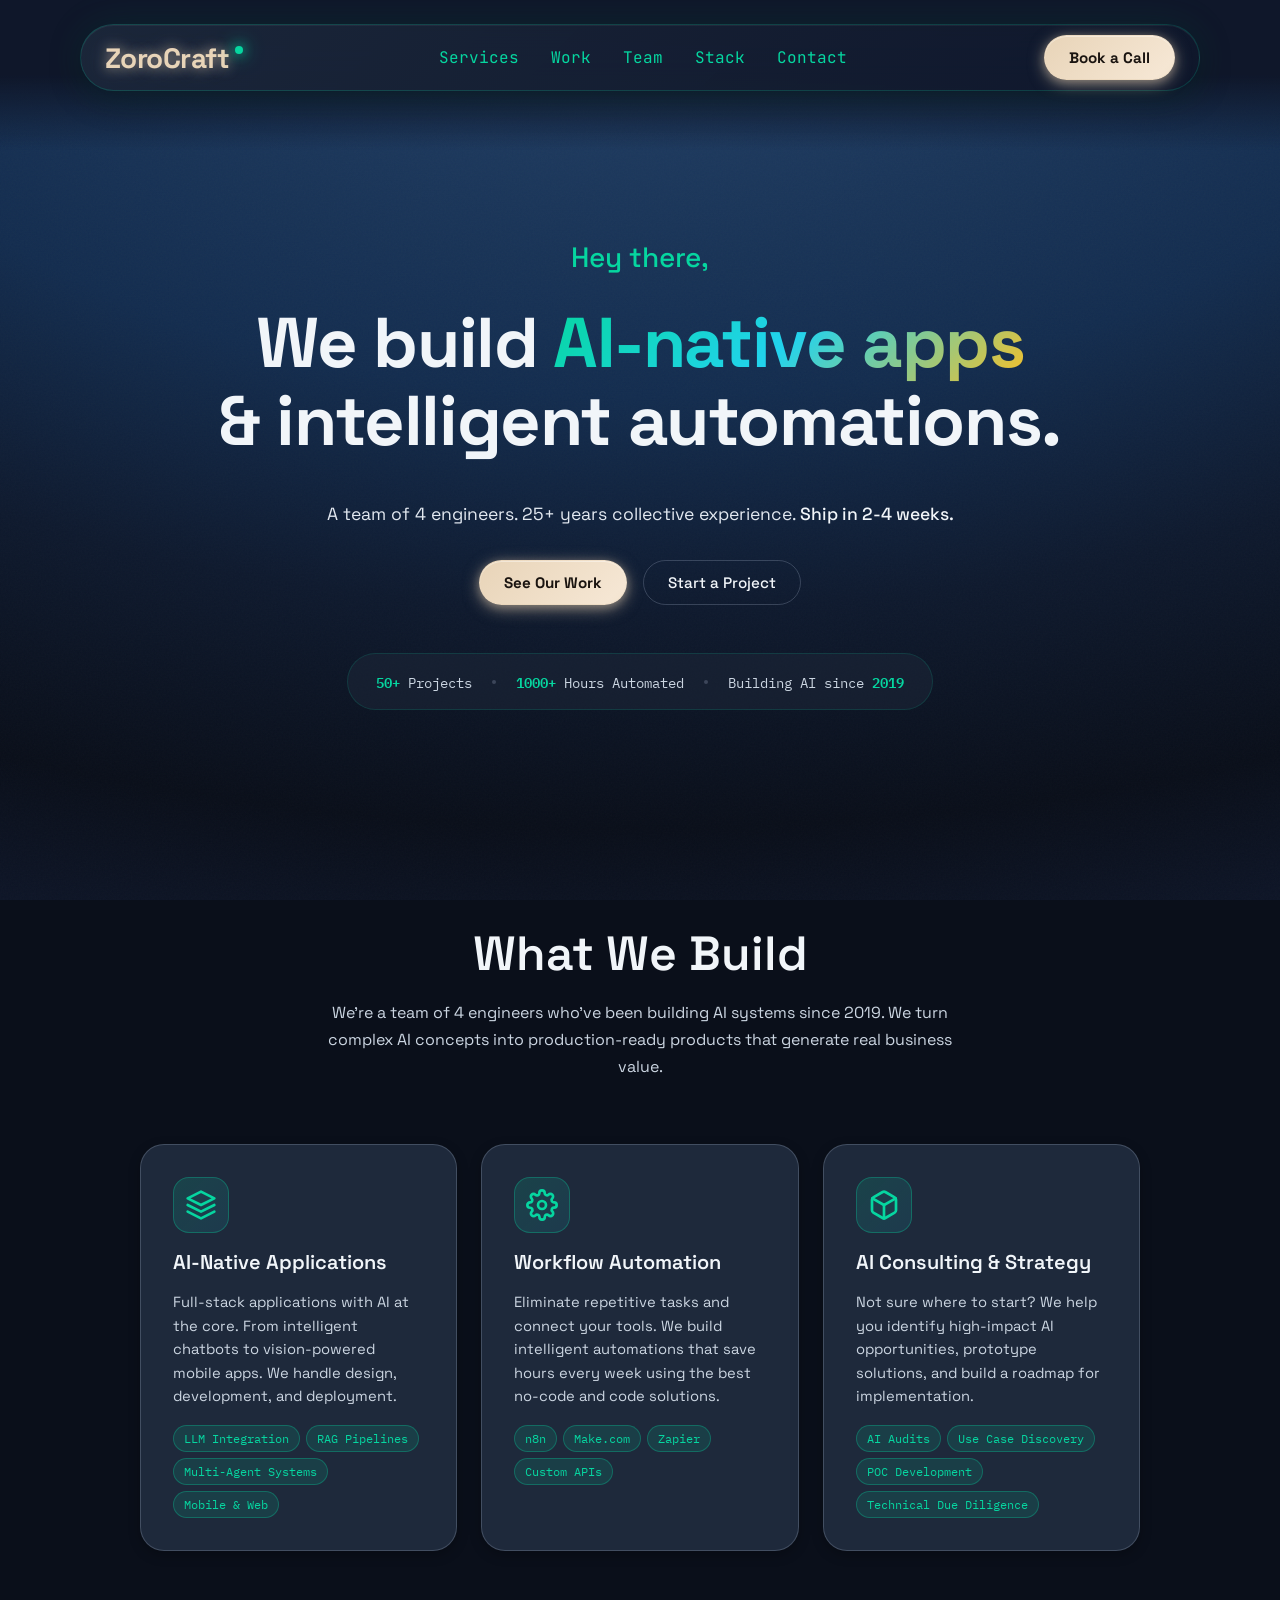
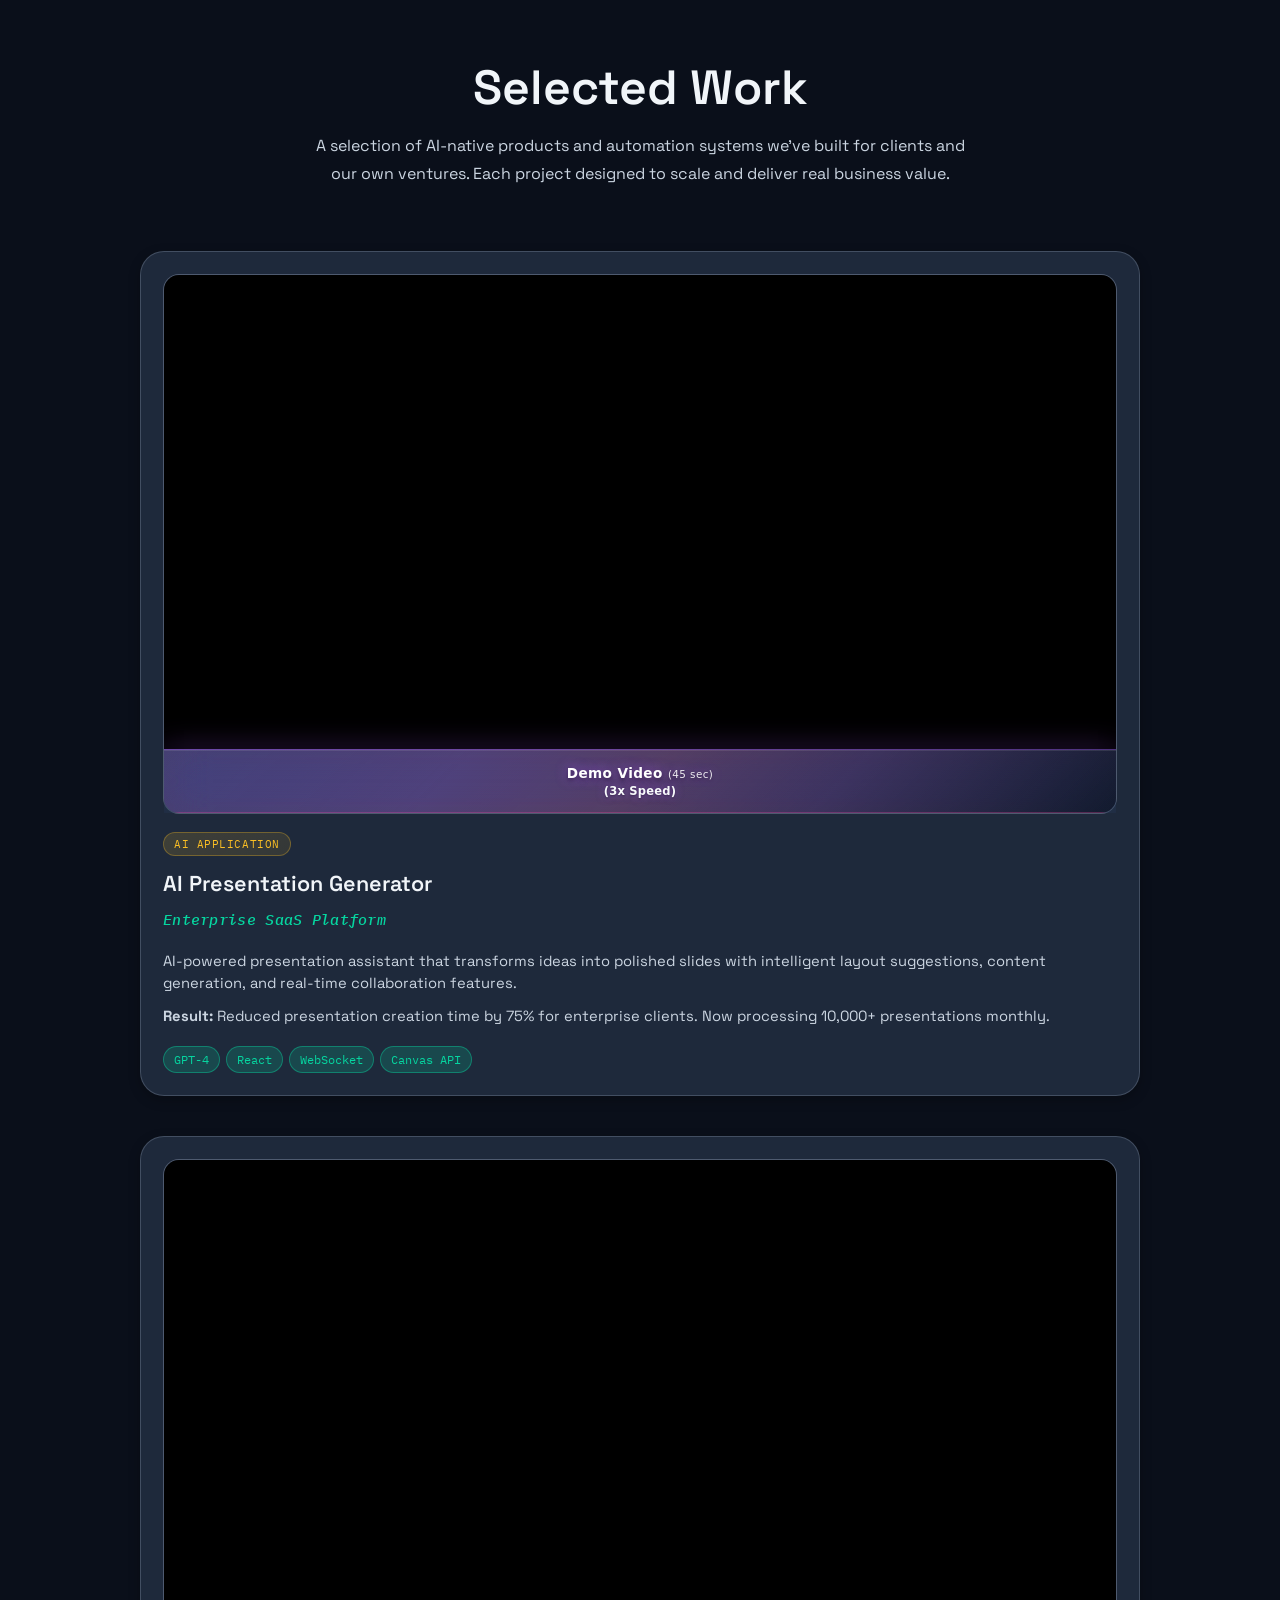
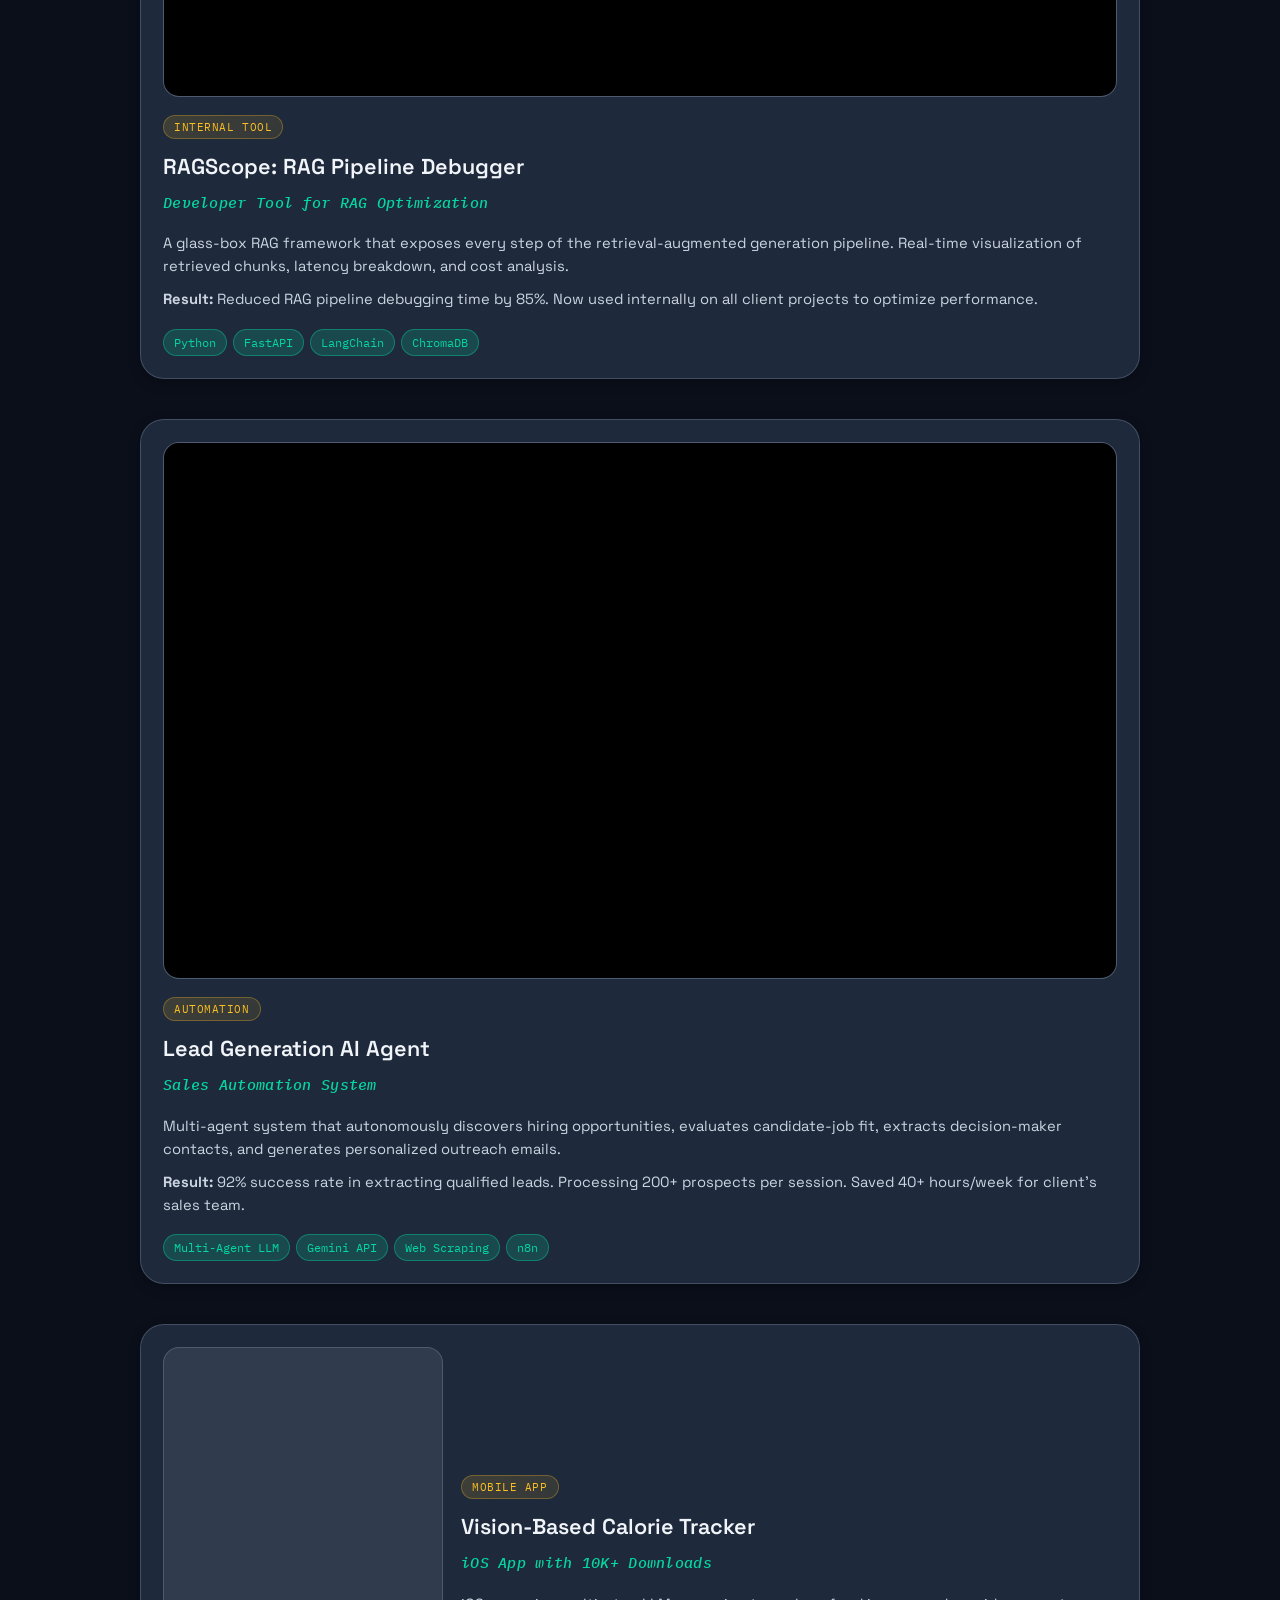
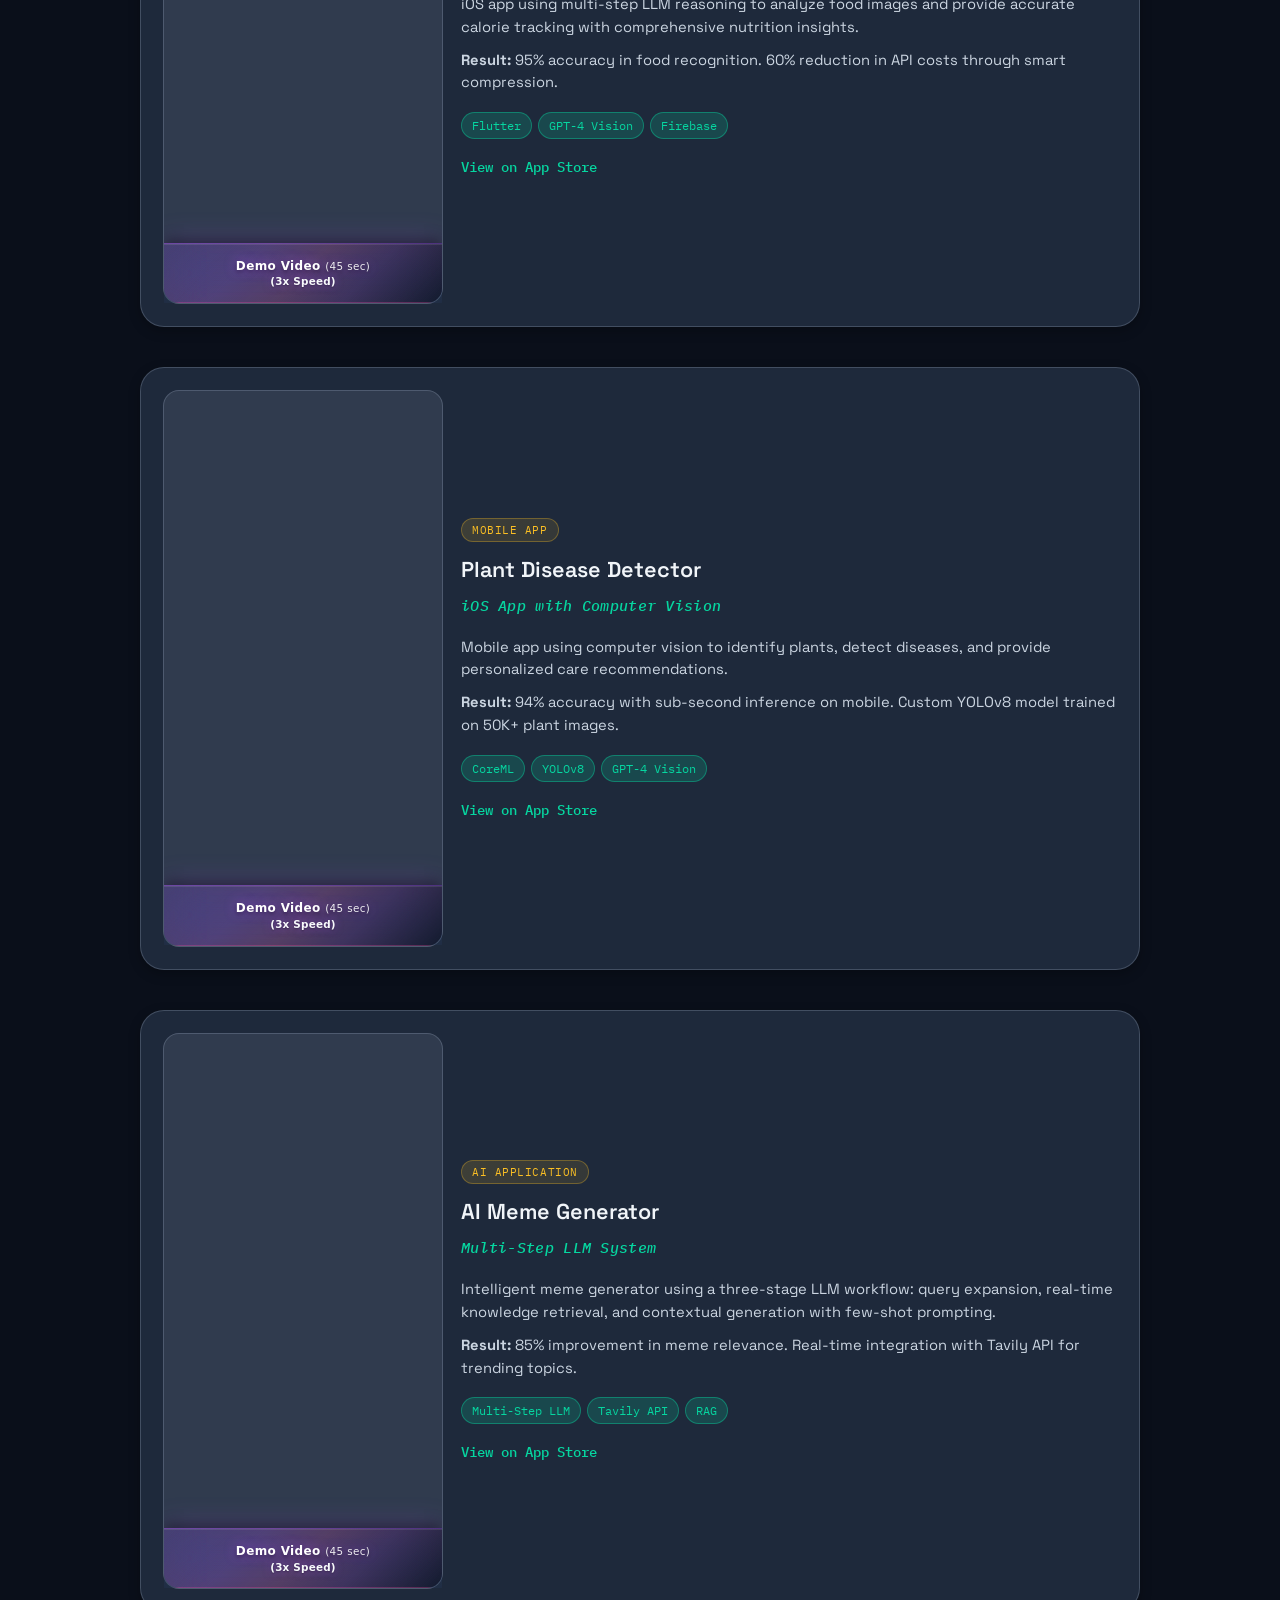
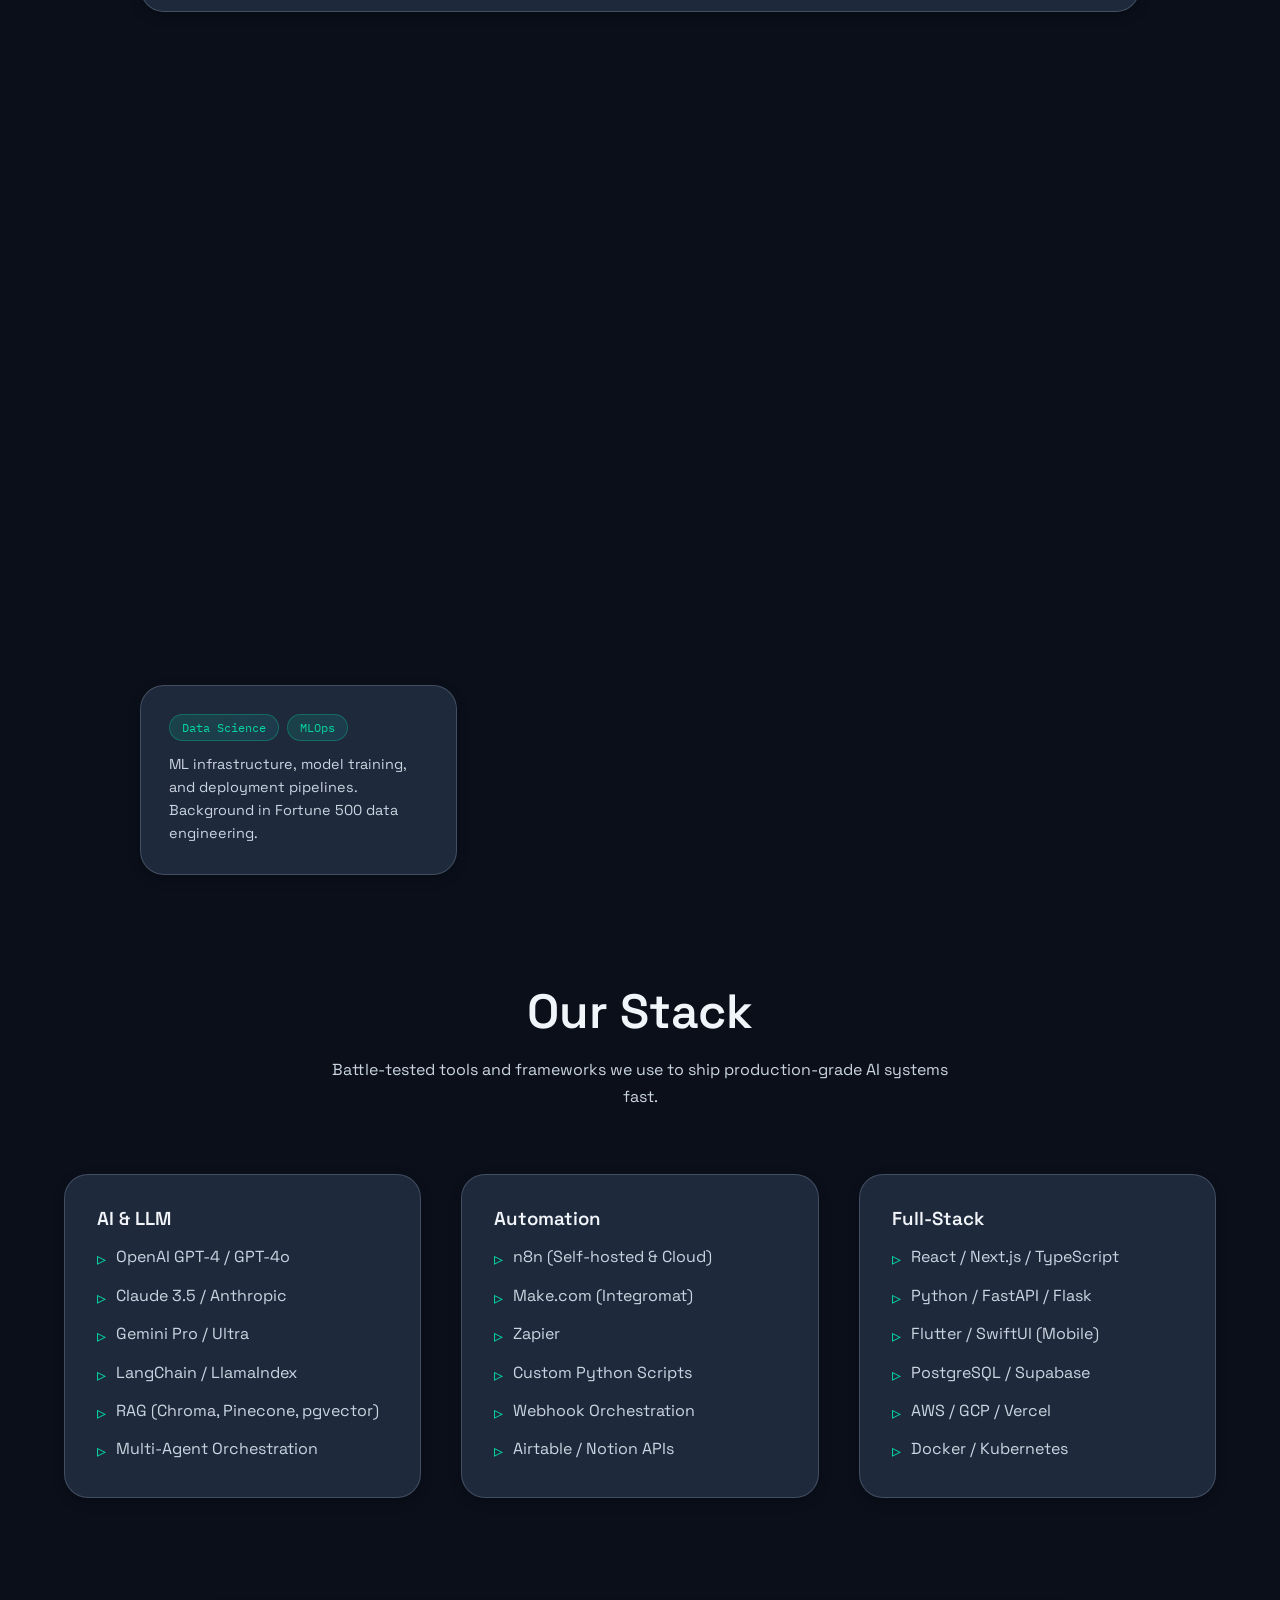
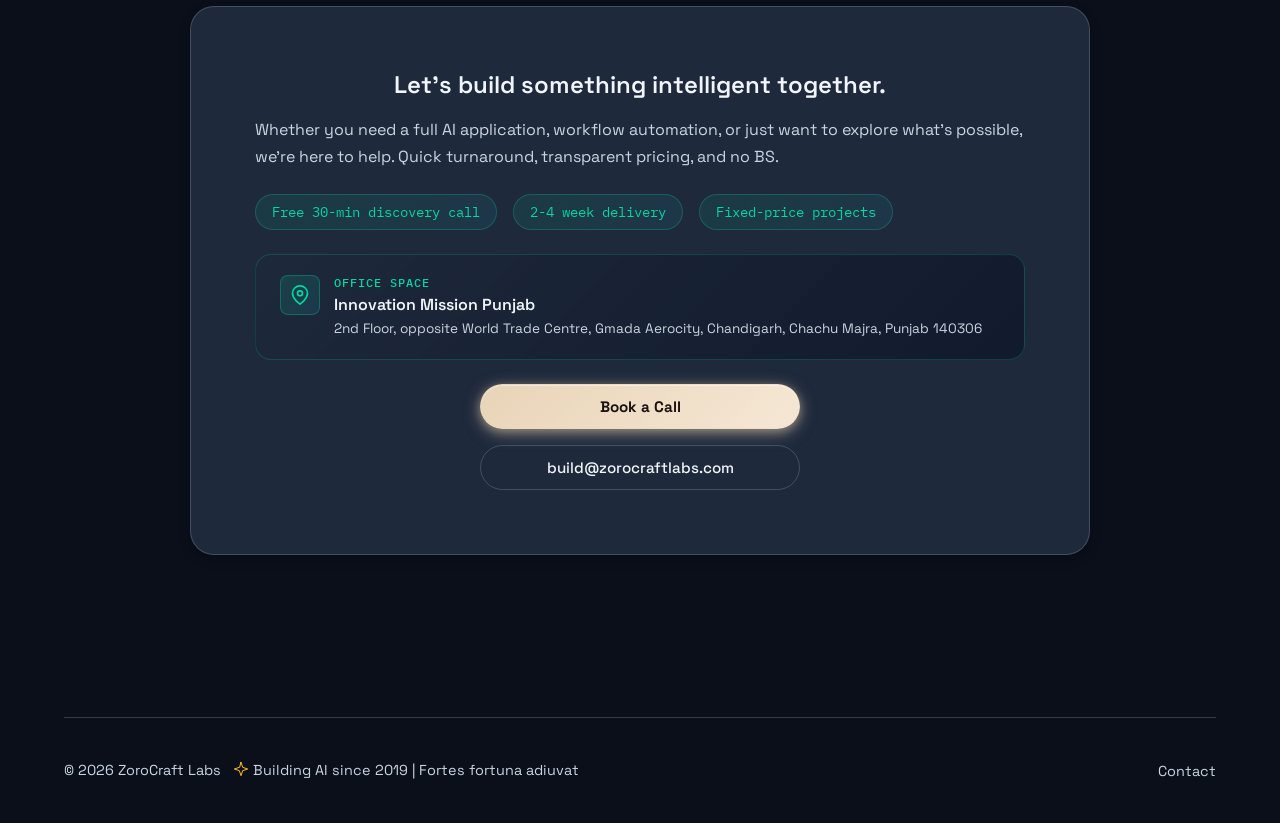
<file: index.html>
<!DOCTYPE html>
<html lang="en" class="dark-theme">
  <head>
    <meta charset="UTF-8" />
    <meta name="viewport" content="width=device-width, initial-scale=1.0" />
    <title>ZoroCraft Labs — AI-Native Apps & Automation Agency | Building Since 2019</title>
    <meta
      name="description"
      content="ZoroCraft Labs — We build AI-native applications, intelligent automations, and production-grade AI systems. Team of 4 with 25+ years collective AI experience. 50+ projects delivered. 1000+ hours saved in automation."
    />
    <link rel="preconnect" href="https://fonts.googleapis.com" />
    <link rel="preconnect" href="https://fonts.gstatic.com" crossorigin />
    <link
      href="https://fonts.googleapis.com/css2?family=Space+Grotesk:wght@400;500;600;700&family=IBM+Plex+Mono:wght@400;500&family=JetBrains+Mono:wght@500&display=swap"
      rel="stylesheet"
      media="print"
      onload="this.media='all'"
    />
    <noscript>
      <link
        href="https://fonts.googleapis.com/css2?family=Space+Grotesk:wght@400;500;600;700&family=IBM+Plex+Mono:wght@400;500&family=JetBrains+Mono:wght@500&display=swap"
        rel="stylesheet"
      />
    </noscript>
    <link rel="stylesheet" href="styles.css" />

    <!-- Google Tag Manager -->
    <script>(function(w,d,s,l,i){w[l]=w[l]||[];w[l].push({'gtm.start':
    new Date().getTime(),event:'gtm.js'});var f=d.getElementsByTagName(s)[0],
    j=d.createElement(s),dl=l!='dataLayer'?'&l='+l:'';j.async=true;j.src=
    'https://www.googletagmanager.com/gtm.js?id='+i+dl;f.parentNode.insertBefore(j,f);
    })(window,document,'script','dataLayer','GTM-WQDFD3MG');</script>
    <!-- End Google Tag Manager -->

    <!-- Microsoft Clarity -->
    <script type="text/javascript">
      (function(c,l,a,r,i,t,y){
        c[a]=c[a]||function(){(c[a].q=c[a].q||[]).push(arguments)};
        t=l.createElement(r);t.async=1;t.src="https://www.clarity.ms/tag/"+i;
        y=l.getElementsByTagName(r)[0];y.parentNode.insertBefore(t,y);
      })(window, document, "clarity", "script", "tux4favr9y");
    </script>

    <!-- PostHog Analytics -->
    <script>
      !function(t,e){var o,n,p,r;e.__SV||(window.posthog=e,e._i=[],e.init=function(i,s,a){function g(t,e){var o=e.split(".");2==o.length&&(t=t[o[0]],e=o[1]),t[e]=function(){t.push([e].concat(Array.prototype.slice.call(arguments,0)))}}(p=t.createElement("script")).type="text/javascript",p.async=!0,p.src=s.api_host+"/static/array.js",(r=t.getElementsByTagName("script")[0]).parentNode.insertBefore(p,r);var u=e;for(void 0!==a?u=e[a]=[]:a="posthog",u.people=u.people||[],u.toString=function(t){var e="posthog";return"posthog"!==a&&(e+="."+a),t||(e+=" (stub)"),e},u.people.toString=function(){return u.toString(1)+".people (stub)"},o="capture identify alias people.set people.set_once set_config register register_once unregister opt_out_capturing has_opted_out_capturing opt_in_capturing reset isFeatureEnabled onFeatureFlags getFeatureFlag getFeatureFlagPayload reloadFeatureFlags group updateEarlyAccessFeatureEnrollment getEarlyAccessFeatures getActiveMatchingSurveys getSurveys onSessionId".split(" "),n=0;n<o.length;n++)g(u,o[n]);e._i.push([i,s,a])},e.__SV=1)}(document,window.posthog||[]);
      posthog.init('phc_TtzexmAIu9fxmDvdLMThfLWxQkydrnf3XpLlkppvgsx',{api_host:'https://us.i.posthog.com',
        loaded: function(posthog) {
          posthog.startSessionRecording();
        }
      })
    </script>
  </head>
  <body>
    <!-- Google Tag Manager (noscript) -->
    <noscript><iframe src="https://www.googletagmanager.com/ns.html?id=GTM-WQDFD3MG"
    height="0" width="0" style="display:none;visibility:hidden"></iframe></noscript>
    <!-- End Google Tag Manager (noscript) -->
    <div class="top-fade"></div>

    <div class="background-effects">
        <div class="noise-layer"></div>
    </div>

    <div class="site-wrapper">
      <header class="site-header">
        <nav class="navbar">
          <a class="logo" href="#">ZoroCraft<span class="status-dot"></span></a>
          <ul class="nav-links">
            <li><a href="#services">Services</a></li>
            <li><a href="#work">Work</a></li>
            <li><a href="#team">Team</a></li>
            <li><a href="#stack">Stack</a></li>
            <li><a href="#contact">Contact</a></li>
          </ul>
          <div class="nav-actions">
            <a class="primary-cta" href="#contact">Book a Call</a>
            <button class="hamburger-btn" aria-label="Open menu" aria-expanded="false"><span class="line"></span></button>
          </div>
        </nav>
      </header>

      <div class="mobile-nav-overlay"></div>
      <div class="mobile-nav">
          <button class="mobile-nav-close" aria-label="Close menu">
            <svg width="24" height="24" viewBox="0 0 24 24" fill="none" stroke="currentColor" stroke-width="2" stroke-linecap="round" stroke-linejoin="round">
              <line x1="18" y1="6" x2="6" y2="18"></line>
              <line x1="6" y1="6" x2="18" y2="18"></line>
            </svg>
          </button>
          <ul class="nav-links">
            <li><a href="#services">Services</a></li>
            <li><a href="#work">Work</a></li>
            <li><a href="#team">Team</a></li>
            <li><a href="#stack">Stack</a></li>
            <li><a href="#contact">Contact</a></li>
          </ul>
          <a class="primary-cta" href="#contact">Book a Call</a>
      </div>

      <main>
        <section id="top" class="hero">
          <div class="hero-content reveal">
            <p class="hero-greeting" id="hero-greeting">Hey there,</p>
            <h1 class="hero-headline">
              We build <span class="gradient-text">AI-native apps</span><br>
              & intelligent automations.
            </h1>
            <p class="hero-subtext">
              A team of 4 engineers. 25+ years collective experience.
              <span class="hero-highlight">Ship in 2-4 weeks.</span>
            </p>
            <div class="hero-actions">
              <a class="primary-cta" href="#work">See Our Work</a>
              <a class="ghost-cta" href="#contact">Start a Project</a>
            </div>
            <div class="hero-proof">
              <span class="proof-item"><strong>50+</strong> Projects</span>
              <span class="proof-divider"></span>
              <span class="proof-item"><strong>1000+</strong> Hours Automated</span>
              <span class="proof-divider"></span>
              <span class="proof-item">Building AI since <strong>2019</strong></span>
            </div>
          </div>
        </section>

        <!-- Services Section -->
        <section id="services" class="section">
          <div class="section-intro reveal">
            <h2>What We Build</h2>
            <p>
              We're a team of 4 engineers who've been building AI systems since 2019. We turn complex AI concepts into production-ready products that generate real business value.
            </p>
          </div>

          <div class="services-grid">
            <article class="card service-card reveal">
              <div class="card-spotlight"></div>
              <div class="service-icon">
                <svg width="32" height="32" viewBox="0 0 24 24" fill="none" stroke="currentColor" stroke-width="2" stroke-linecap="round" stroke-linejoin="round">
                  <path d="M12 2L2 7l10 5 10-5-10-5z"></path>
                  <path d="M2 17l10 5 10-5"></path>
                  <path d="M2 12l10 5 10-5"></path>
                </svg>
              </div>
              <h3>AI-Native Applications</h3>
              <p>Full-stack applications with AI at the core. From intelligent chatbots to vision-powered mobile apps. We handle design, development, and deployment.</p>
              <ul class="service-tags">
                <li>LLM Integration</li>
                <li>RAG Pipelines</li>
                <li>Multi-Agent Systems</li>
                <li>Mobile & Web</li>
              </ul>
            </article>

            <article class="card service-card reveal" style="transition-delay: 200ms;">
              <div class="card-spotlight"></div>
              <div class="service-icon">
                <svg width="32" height="32" viewBox="0 0 24 24" fill="none" stroke="currentColor" stroke-width="2" stroke-linecap="round" stroke-linejoin="round">
                  <circle cx="12" cy="12" r="3"></circle>
                  <path d="M19.4 15a1.65 1.65 0 0 0 .33 1.82l.06.06a2 2 0 0 1 0 2.83 2 2 0 0 1-2.83 0l-.06-.06a1.65 1.65 0 0 0-1.82-.33 1.65 1.65 0 0 0-1 1.51V21a2 2 0 0 1-2 2 2 2 0 0 1-2-2v-.09A1.65 1.65 0 0 0 9 19.4a1.65 1.65 0 0 0-1.82.33l-.06.06a2 2 0 0 1-2.83 0 2 2 0 0 1 0-2.83l.06-.06a1.65 1.65 0 0 0 .33-1.82 1.65 1.65 0 0 0-1.51-1H3a2 2 0 0 1-2-2 2 2 0 0 1 2-2h.09A1.65 1.65 0 0 0 4.6 9a1.65 1.65 0 0 0-.33-1.82l-.06-.06a2 2 0 0 1 0-2.83 2 2 0 0 1 2.83 0l.06.06a1.65 1.65 0 0 0 1.82.33H9a1.65 1.65 0 0 0 1-1.51V3a2 2 0 0 1 2-2 2 2 0 0 1 2 2v.09a1.65 1.65 0 0 0 1 1.51 1.65 1.65 0 0 0 1.82-.33l.06-.06a2 2 0 0 1 2.83 0 2 2 0 0 1 0 2.83l-.06.06a1.65 1.65 0 0 0-.33 1.82V9a1.65 1.65 0 0 0 1.51 1H21a2 2 0 0 1 2 2 2 2 0 0 1-2 2h-.09a1.65 1.65 0 0 0-1.51 1z"></path>
                </svg>
              </div>
              <h3>Workflow Automation</h3>
              <p>Eliminate repetitive tasks and connect your tools. We build intelligent automations that save hours every week using the best no-code and code solutions.</p>
              <ul class="service-tags">
                <li>n8n</li>
                <li>Make.com</li>
                <li>Zapier</li>
                <li>Custom APIs</li>
              </ul>
            </article>

            <article class="card service-card reveal" style="transition-delay: 400ms;">
              <div class="card-spotlight"></div>
              <div class="service-icon">
                <svg width="32" height="32" viewBox="0 0 24 24" fill="none" stroke="currentColor" stroke-width="2" stroke-linecap="round" stroke-linejoin="round">
                  <path d="M21 16V8a2 2 0 0 0-1-1.73l-7-4a2 2 0 0 0-2 0l-7 4A2 2 0 0 0 3 8v8a2 2 0 0 0 1 1.73l7 4a2 2 0 0 0 2 0l7-4A2 2 0 0 0 21 16z"></path>
                  <polyline points="3.27 6.96 12 12.01 20.73 6.96"></polyline>
                  <line x1="12" y1="22.08" x2="12" y2="12"></line>
                </svg>
              </div>
              <h3>AI Consulting & Strategy</h3>
              <p>Not sure where to start? We help you identify high-impact AI opportunities, prototype solutions, and build a roadmap for implementation.</p>
              <ul class="service-tags">
                <li>AI Audits</li>
                <li>Use Case Discovery</li>
                <li>POC Development</li>
                <li>Technical Due Diligence</li>
              </ul>
            </article>
          </div>
        </section>

        <!-- Work/Case Studies Section -->
        <section id="work" class="section">
          <div class="section-intro reveal">
            <h2>Selected Work</h2>
            <p>
              A selection of AI-native products and automation systems we've built for clients and our own ventures. Each project designed to scale and deliver real business value.
            </p>
          </div>

          <div class="projects-container">
            <!-- Project 1: Slides Agent -->
            <article class="card project-card project-landscape reveal">
              <div class="card-spotlight"></div>
              <div class="project-video-container">
                <div class="video-loading-overlay">
                  <div class="video-spinner"></div>
                </div>
                <video
                  class="project-video"
                  data-project-video
                  data-video-index="0"
                  muted
                  loop
                  playsinline
                  preload="none"
                  webkit-playsinline
                  x5-playsinline
                  src="https://pub-896246ffffb148728a685d63cc7960d2.r2.dev/slides-agent_cropped.mp4"
                ></video>
                <div class="video-speed-banner">
                  <div class="video-speed-banner-line1">Demo Video <span class="video-speed-banner-duration">(45 sec)</span></div>
                  <div class="video-speed-banner-line2">(3x Speed)</div>
                </div>
              </div>
              <div class="project-content">
                <span class="project-type">AI Application</span>
                <h3>AI Presentation Generator</h3>
                <p class="project-subtitle">Enterprise SaaS Platform</p>
                <p>AI-powered presentation assistant that transforms ideas into polished slides with intelligent layout suggestions, content generation, and real-time collaboration features.</p>
                <p class="key-insight"><strong>Result:</strong> Reduced presentation creation time by 75% for enterprise clients. Now processing 10,000+ presentations monthly.</p>
                <ul class="project-tags"><li>GPT-4</li><li>React</li><li>WebSocket</li><li>Canvas API</li></ul>
              </div>
            </article>

            <!-- Project 2: RAGScope -->
            <article class="card project-card project-landscape reveal" style="transition-delay: 200ms;">
              <div class="card-spotlight"></div>
              <div class="project-video-container">
                <div class="video-loading-overlay">
                  <div class="video-spinner"></div>
                </div>
                <video
                  class="project-video"
                  data-project-video
                  data-video-index="1"
                  muted
                  loop
                  playsinline
                  preload="none"
                  webkit-playsinline
                  x5-playsinline
                  src="https://pub-896246ffffb148728a685d63cc7960d2.r2.dev/compressed/RagScope.mp4"
                ></video>
              </div>
              <div class="project-content">
                <span class="project-type">Internal Tool</span>
                <h3>RAGScope: RAG Pipeline Debugger</h3>
                <p class="project-subtitle">Developer Tool for RAG Optimization</p>
                <p>A glass-box RAG framework that exposes every step of the retrieval-augmented generation pipeline. Real-time visualization of retrieved chunks, latency breakdown, and cost analysis.</p>
                <p class="key-insight"><strong>Result:</strong> Reduced RAG pipeline debugging time by 85%. Now used internally on all client projects to optimize performance.</p>
                <ul class="project-tags"><li>Python</li><li>FastAPI</li><li>LangChain</li><li>ChromaDB</li></ul>
              </div>
            </article>

            <!-- Project 3: Hiring Leads -->
            <article class="card project-card project-landscape reveal" style="transition-delay: 400ms;">
              <div class="card-spotlight"></div>
              <div class="project-video-container">
                <div class="video-loading-overlay">
                  <div class="video-spinner"></div>
                </div>
                <video
                  class="project-video"
                  data-project-video
                  data-video-index="2"
                  muted
                  loop
                  playsinline
                  preload="none"
                  webkit-playsinline
                  x5-playsinline
                  src="https://pub-896246ffffb148728a685d63cc7960d2.r2.dev/compressed/hiring-leads.mp4"
                ></video>
              </div>
              <div class="project-content">
                <span class="project-type">Automation</span>
                <h3>Lead Generation AI Agent</h3>
                <p class="project-subtitle">Sales Automation System</p>
                <p>Multi-agent system that autonomously discovers hiring opportunities, evaluates candidate-job fit, extracts decision-maker contacts, and generates personalized outreach emails.</p>
                <p class="key-insight"><strong>Result:</strong> 92% success rate in extracting qualified leads. Processing 200+ prospects per session. Saved 40+ hours/week for client's sales team.</p>
                <ul class="project-tags"><li>Multi-Agent LLM</li><li>Gemini API</li><li>Web Scraping</li><li>n8n</li></ul>
              </div>
            </article>

            <!-- Project 4: Calorie Tracker -->
            <article class="card project-card project-portrait reveal" style="transition-delay: 600ms;">
              <div class="card-spotlight"></div>
              <div class="project-video-container">
                <div class="video-loading-overlay">
                  <div class="video-spinner"></div>
                </div>
                <video
                  class="project-video"
                  data-project-video
                  data-video-index="3"
                  muted
                  loop
                  playsinline
                  preload="none"
                  webkit-playsinline
                  x5-playsinline
                  src="https://pub-896246ffffb148728a685d63cc7960d2.r2.dev/compressed/calorie-tracker.mp4"
                ></video>
                <div class="video-speed-banner">
                  <div class="video-speed-banner-line1">Demo Video <span class="video-speed-banner-duration">(45 sec)</span></div>
                  <div class="video-speed-banner-line2">(3x Speed)</div>
                </div>
              </div>
              <div class="project-content">
                <span class="project-type">Mobile App</span>
                <h3>Vision-Based Calorie Tracker</h3>
                <p class="project-subtitle">iOS App with 10K+ Downloads</p>
                <p>iOS app using multi-step LLM reasoning to analyze food images and provide accurate calorie tracking with comprehensive nutrition insights.</p>
                <p class="key-insight"><strong>Result:</strong> 95% accuracy in food recognition. 60% reduction in API costs through smart compression.</p>
                <ul class="project-tags"><li>Flutter</li><li>GPT-4 Vision</li><li>Firebase</li></ul>
                <div class="project-links"><a href="https://apps.apple.com/mk/app/macro-counter-protein-carb/id6737138351?platform=iphone" target="_blank" rel="noopener" class="text-link">View on App Store</a></div>
              </div>
            </article>

            <!-- Project 5: Plant Parent -->
            <article class="card project-card project-portrait reveal" style="transition-delay: 800ms;">
              <div class="card-spotlight"></div>
              <div class="project-video-container">
                <div class="video-loading-overlay">
                  <div class="video-spinner"></div>
                </div>
                <video
                  class="project-video"
                  data-project-video
                  data-video-index="4"
                  muted
                  loop
                  playsinline
                  preload="none"
                  webkit-playsinline
                  x5-playsinline
                  src="https://pub-896246ffffb148728a685d63cc7960d2.r2.dev/compressed/plantiq.mp4"
                ></video>
                <div class="video-speed-banner">
                  <div class="video-speed-banner-line1">Demo Video <span class="video-speed-banner-duration">(45 sec)</span></div>
                  <div class="video-speed-banner-line2">(3x Speed)</div>
                </div>
              </div>
              <div class="project-content">
                <span class="project-type">Mobile App</span>
                <h3>Plant Disease Detector</h3>
                <p class="project-subtitle">iOS App with Computer Vision</p>
                <p>Mobile app using computer vision to identify plants, detect diseases, and provide personalized care recommendations.</p>
                <p class="key-insight"><strong>Result:</strong> 94% accuracy with sub-second inference on mobile. Custom YOLOv8 model trained on 50K+ plant images.</p>
                <ul class="project-tags"><li>CoreML</li><li>YOLOv8</li><li>GPT-4 Vision</li></ul>
                <div class="project-links"><a href="https://apps.apple.com/mk/app/plant-identifier-scanner/id6624300939?platform=iphone" target="_blank" rel="noopener" class="text-link">View on App Store</a></div>
              </div>
            </article>

            <!-- Project 6: Meme Maker -->
            <article class="card project-card project-portrait reveal" style="transition-delay: 1000ms;">
              <div class="card-spotlight"></div>
              <div class="project-video-container">
                <div class="video-loading-overlay">
                  <div class="video-spinner"></div>
                </div>
                <video
                  class="project-video"
                  data-project-video
                  data-video-index="5"
                  muted
                  loop
                  playsinline
                  preload="none"
                  webkit-playsinline
                  x5-playsinline
                  src="https://pub-896246ffffb148728a685d63cc7960d2.r2.dev/compressed/meme-maker.mp4"
                ></video>
                <div class="video-speed-banner">
                  <div class="video-speed-banner-line1">Demo Video <span class="video-speed-banner-duration">(45 sec)</span></div>
                  <div class="video-speed-banner-line2">(3x Speed)</div>
                </div>
              </div>
              <div class="project-content">
                <span class="project-type">AI Application</span>
                <h3>AI Meme Generator</h3>
                <p class="project-subtitle">Multi-Step LLM System</p>
                <p>Intelligent meme generator using a three-stage LLM workflow: query expansion, real-time knowledge retrieval, and contextual generation with few-shot prompting.</p>
                <p class="key-insight"><strong>Result:</strong> 85% improvement in meme relevance. Real-time integration with Tavily API for trending topics.</p>
                <ul class="project-tags"><li>Multi-Step LLM</li><li>Tavily API</li><li>RAG</li></ul>
                <div class="project-links"><a href="https://apps.apple.com/mk/app/meme-creator-ai-memes-maker/id6746515813?platform=iphone" target="_blank" rel="noopener" class="text-link">View on App Store</a></div>
              </div>
            </article>
          </div>
        </section>

        <!-- Team Section -->
        <section id="team" class="section">
          <div class="section-intro reveal">
            <h2>The Team</h2>
            <p>A lean team of 4 engineers who've been building AI systems since before GPT existed. We combine deep technical expertise with a founder's mentality.</p>
          </div>

          <div class="team-stats reveal">
            <div class="team-stat">
              <span class="team-stat-number">4</span>
              <span class="team-stat-label">Engineers</span>
            </div>
            <div class="team-stat">
              <span class="team-stat-number">25+</span>
              <span class="team-stat-label">Years Combined Experience</span>
            </div>
            <div class="team-stat">
              <span class="team-stat-number">2019</span>
              <span class="team-stat-label">Building AI Since</span>
            </div>
          </div>

          <div class="team-grid">
            <article class="card team-card reveal">
              <div class="card-spotlight"></div>
              <div class="team-expertise">
                <span class="expertise-badge">LLM Engineering</span>
                <span class="expertise-badge">Full-Stack</span>
              </div>
              <p>RAG architectures, multi-agent systems, and production LLM deployments. Previously built AI systems at enterprise scale.</p>
            </article>

            <article class="card team-card reveal" style="transition-delay: 200ms;">
              <div class="card-spotlight"></div>
              <div class="team-expertise">
                <span class="expertise-badge">Automation</span>
                <span class="expertise-badge">Integration</span>
              </div>
              <p>n8n, Make.com, and custom API integrations. Specialist in connecting AI systems with existing business workflows.</p>
            </article>

            <article class="card team-card reveal" style="transition-delay: 400ms;">
              <div class="card-spotlight"></div>
              <div class="team-expertise">
                <span class="expertise-badge">Mobile AI</span>
                <span class="expertise-badge">Computer Vision</span>
              </div>
              <p>On-device ML, CoreML optimization, and vision-based applications. 10+ iOS apps shipped to production.</p>
            </article>

            <article class="card team-card reveal" style="transition-delay: 600ms;">
              <div class="card-spotlight"></div>
              <div class="team-expertise">
                <span class="expertise-badge">Data Science</span>
                <span class="expertise-badge">MLOps</span>
              </div>
              <p>ML infrastructure, model training, and deployment pipelines. Background in Fortune 500 data engineering.</p>
            </article>
          </div>
        </section>

        <!-- Tech Stack Section -->
        <section id="stack" class="section">
            <div class="section-intro reveal">
              <h2>Our Stack</h2>
              <p>Battle-tested tools and frameworks we use to ship production-grade AI systems fast.</p>
            </div>
            <div class="skills-grid">
              <div class="card skills-column reveal">
                <div class="card-spotlight"></div>
                <h3>AI & LLM</h3>
                <ul>
                  <li>OpenAI GPT-4 / GPT-4o</li>
                  <li>Claude 3.5 / Anthropic</li>
                  <li>Gemini Pro / Ultra</li>
                  <li>LangChain / LlamaIndex</li>
                  <li>RAG (Chroma, Pinecone, pgvector)</li>
                  <li>Multi-Agent Orchestration</li>
                </ul>
              </div>
              <div class="card skills-column reveal" style="transition-delay: 200ms;">
                <div class="card-spotlight"></div>
                <h3>Automation</h3>
                <ul>
                  <li>n8n (Self-hosted & Cloud)</li>
                  <li>Make.com (Integromat)</li>
                  <li>Zapier</li>
                  <li>Custom Python Scripts</li>
                  <li>Webhook Orchestration</li>
                  <li>Airtable / Notion APIs</li>
                </ul>
              </div>
              <div class="card skills-column reveal" style="transition-delay: 400ms;">
                <div class="card-spotlight"></div>
                <h3>Full-Stack</h3>
                <ul>
                  <li>React / Next.js / TypeScript</li>
                  <li>Python / FastAPI / Flask</li>
                  <li>Flutter / SwiftUI (Mobile)</li>
                  <li>PostgreSQL / Supabase</li>
                  <li>AWS / GCP / Vercel</li>
                  <li>Docker / Kubernetes</li>
                </ul>
              </div>
            </div>
          </section>

        <!-- Contact Section -->
        <section id="contact" class="section">
          <div class="card contact-card reveal">
            <div class="card-spotlight"></div>
            <div class="contact-copy">
              <h2>Let's build something intelligent together.</h2>
              <p>Whether you need a full AI application, workflow automation, or just want to explore what's possible, we're here to help. Quick turnaround, transparent pricing, and no BS.</p>
              <div class="contact-features">
                <span class="contact-feature">Free 30-min discovery call</span>
                <span class="contact-feature">2-4 week delivery</span>
                <span class="contact-feature">Fixed-price projects</span>
              </div>
            </div>
            <div class="contact-location">
              <div class="location-icon">
                <svg width="20" height="20" viewBox="0 0 24 24" fill="none" stroke="currentColor" stroke-width="2" stroke-linecap="round" stroke-linejoin="round">
                  <path d="M21 10c0 7-9 13-9 13s-9-6-9-13a9 9 0 0 1 18 0z"></path>
                  <circle cx="12" cy="10" r="3"></circle>
                </svg>
              </div>
              <div class="location-details">
                <span class="location-label">Office Space</span>
                <span class="location-name">Innovation Mission Punjab</span>
                <span class="location-address">2nd Floor, opposite World Trade Centre, Gmada Aerocity, Chandigarh, Chachu Majra, Punjab 140306</span>
              </div>
            </div>
            <div class="contact-actions">
              <a class="primary-cta" href="mailto:build@zorocraftlabs.com">Book a Call</a>
              <a class="ghost-cta" href="mailto:build@zorocraftlabs.com">build@zorocraftlabs.com</a>
            </div>
          </div>
        </section>
      </main>

      <footer class="site-footer site-wrapper">
        <p>© <span id="year"></span> ZoroCraft Labs
            <svg xmlns="http://www.w3.org/2000/svg" width="16" height="16" viewBox="0 0 24 24" fill="none" stroke="currentColor" stroke-width="1.5" stroke-linecap="round" stroke-linejoin="round" style="vertical-align: -2px; margin-left: 8px; color: var(--accent-authority);"><path d="M12 2 L14.5 9.5 L22 12 L14.5 14.5 L12 22 L9.5 14.5 L2 12 L9.5 9.5 Z"/></svg>
         Building AI since 2019 | <em>Fortes fortuna adiuvat</em></p>
        <div class="footer-links">
          <a href="mailto:build@zorocraftlabs.com">Contact</a>
        </div>
      </footer>
    </div>

    <script src="script.js"></script>
  </body>
</html>
</file>
<file: styles.css>
:root {
  --ease-1: cubic-bezier(0.25, 0.46, 0.45, 0.94);
  --ease-2: cubic-bezier(0.215, 0.61, 0.355, 1);
  --ease-3: cubic-bezier(0.165, 0.84, 0.44, 1);
  --ease-in-out-quad: cubic-bezier(0.455, 0.03, 0.515, 0.955);

  --radius-sm: 8px;
  --radius-md: 16px;
  --radius-lg: 24px;
  --radius-full: 999px;

  --shadow-sm: 0 4px 12px var(--shadow-color-sm);
  --shadow-md: 0 8px 24px var(--shadow-color-md);
  --shadow-lg: 0 16px 48px var(--shadow-color-lg);
}

.dark-theme {
  --bg: #0f172a;
  --bg-alt: #1e293b;
  --border: rgba(148, 163, 184, 0.3);

  --text: #f1f5f9;
  --text-warm: #e2e8f0;
  --text-muted: #cbd5e1;
  
  --accent: #06d6a0;
  --accent-strong: #22d3ee;
  --accent-secondary: #22d3ee;
  
  --button-beige: #E8D4B8;
  --text-dark: #0A192F;
  --glow-gold: #fbbf24;

  --accent-authority: #fbbf24;

  --shadow-color-sm: rgba(0, 0, 0, 0.25);
  --shadow-color-md: rgba(0, 0, 0, 0.35);
  --shadow-color-lg: rgba(0, 0, 0, 0.5);
}

:root { 
  --code-bg: #1a1d23;
  --code-header-bg: #2a2d35;
  --code-text: #f0f0f0;
  --code-prompt: #06d6a0;
  --code-highlight: #22d3ee;
  --code-border: rgba(251, 191, 36, 0.3); 
}

*, *::before, *::after { box-sizing: border-box; }

html {
  scroll-behavior: smooth;
  font-synthesis: none;
  text-rendering: optimizeLegibility;
  height: 100%; /* Ensure proper scroll container for analytics */
}

body {
  margin: 0;
  font-family: "Space Grotesk", -apple-system, BlinkMacSystemFont, "Segoe UI", Roboto, "Helvetica Neue", Arial, sans-serif;
  color: var(--text);
  background-color: #0a0f1a;
  background-image: radial-gradient(ellipse 150% 120% at 50% -10%, #2a4a6f 0%, #1e3a5f 20%, #142d4f 45%, #0f1a2e 65%, #0a0f1a 85%, #0f172a 100%);
  background-repeat: no-repeat;
  background-size: 100% 100%;
  transition: background-color 0.4s var(--ease-2), color 0.4s var(--ease-2);
  position: relative;
  overflow-x: hidden;
  overflow-y: auto; /* Fix for Clarity scroll tracking - explicitly define vertical scroll */
  min-height: 100vh; /* Ensure body takes full viewport height */
}

.background-effects {
  position: fixed;
  inset: 0;
  pointer-events: none;
  z-index: -1;
  overflow: hidden;
}

.noise-layer {
  position: absolute;
  inset: 0;
  background-image: url('data:image/svg+xml,<svg xmlns="http://www.w3.org/2000/svg" viewBox="0 0 800 800"><filter id="noiseFilter"><feTurbulence type="fractalNoise" baseFrequency="0.65" numOctaves="3" stitchTiles="stitch"/></filter><rect width="100%" height="100%" filter="url(%23noiseFilter)"/></svg>');
  opacity: 0.025;
}

h1, h2, h3 { font-weight: 600; margin: 0; }
p { margin: 0; line-height: 1.7; color: var(--text-muted); }
a { color: inherit; text-decoration: none; }

.site-wrapper { max-width: 1280px; margin: 0 auto; padding: 0 clamp(24px, 5vw, 64px); }
.site-header { position: sticky; top: 24px; z-index: 10; padding: 0 16px; margin-bottom: 24px; }

.navbar {
  display: flex; justify-content: space-between; align-items: center; gap: 24px;
  padding: 10px 24px; border-radius: var(--radius-full); 
  border: 1px solid rgba(6, 214, 160, 0.2);
  background: linear-gradient(135deg, rgba(30, 41, 59, 0.85) 0%, rgba(15, 23, 42, 0.9) 100%);
  backdrop-filter: blur(20px) saturate(180%);
  box-shadow: 0 8px 32px rgba(0, 0, 0, 0.3), 0 0 40px rgba(6, 214, 160, 0.1), inset 0 1px 0 rgba(255, 255, 255, 0.05);
  transition: all 0.4s var(--ease-2);
}
.navbar:hover {
  border-color: rgba(6, 214, 160, 0.3);
  box-shadow: 0 8px 32px rgba(0, 0, 0, 0.4), 0 0 50px rgba(6, 214, 160, 0.15), inset 0 1px 0 rgba(255, 255, 255, 0.08);
}

.logo {
  font-weight: 700; font-size: clamp(22px, 4vw, 28px); color: #E8D4B8;
  text-shadow: 0 0 12px rgba(232, 212, 184, 0.6), 0 0 24px rgba(232, 212, 184, 0.3);
  transition: all 0.3s var(--ease-1);
  position: relative;
  display: inline-flex;
  align-items: flex-start;
  letter-spacing: -0.02em;
}
.logo:hover {
  text-shadow: 0 0 20px rgba(232, 212, 184, 0.8), 0 0 40px rgba(245, 230, 211, 0.5);
  transform: scale(1.02);
}

.status-dot {
  display: block;
  width: 8px;
  height: 8px;
  background-color: var(--accent);
  border-radius: 50%;
  margin-left: 6px;
  margin-top: 6px;
  box-shadow: 0 0 12px var(--accent), 0 0 20px var(--accent);
  animation: pulse 2s ease-in-out infinite;
}

.nav-links { 
  display: flex; 
  gap: 32px; 
  list-style: none; 
  margin: 0; 
  padding: 0; 
  font-size: 1rem;
  font-family: 'JetBrains Mono', monospace;
}
.nav-links a { 
  position: relative; 
  padding: 4px 0; 
  color: var(--accent); 
  transition: all 0.3s var(--ease-1); 
}
.nav-links a:hover, .nav-links a.is-active { 
  color: var(--text); 
  text-shadow: 0 0 8px rgba(6, 214, 160, 0.3);
}
.nav-links a::after {
  content: ""; position: absolute; left: 0; bottom: 0; width: 100%; height: 2px; 
  background: linear-gradient(90deg, var(--accent) 0%, var(--accent-authority) 100%);
  transform: scaleX(0); transform-origin: left; transition: transform 0.35s var(--ease-2);
  box-shadow: 0 0 8px rgba(6, 214, 160, 0.4);
}
.nav-links a:hover::after, .nav-links a.is-active::after { transform: scaleX(1); }

.nav-actions { display: flex; align-items: center; gap: 16px; }

.icon-btn {
  display: inline-flex; align-items: center; justify-content: center; width: 40px; height: 40px; 
  border-radius: 50%; border: 1px solid var(--border); background: transparent; color: var(--text-muted);
  transition: all 0.3s var(--ease-1);
}
.icon-btn:hover {
  transform: translateY(-2px); border-color: var(--accent); color: var(--accent);
  background: color-mix(in srgb, var(--accent) 10%, transparent);
  box-shadow: 0 0 16px rgba(6, 214, 160, 0.3);
}
.icon-btn svg { width: 20px; height: 20px; }

.primary-cta, .ghost-cta {
  display: inline-flex; align-items: center; justify-content: center; gap: 8px;
  padding: 12px 24px; border-radius: var(--radius-full); font-weight: 500; font-size: 0.95rem;
  border: none; 
  cursor: pointer;
  transition: all 0.3s ease-in-out;
}

.primary-cta {
  background: linear-gradient(135deg, #E8D4B8 0%, #F5E6D3 50%, #E8D4B8 100%);
  background-size: 200% 100%;
  color: #1a1410;
  font-weight: bold;
  box-shadow: 0 4px 16px rgba(232, 212, 184, 0.5), 0 2px 8px rgba(212, 184, 150, 0.3), inset 0 1px 0 rgba(255, 255, 255, 0.4);
  position: relative;
  overflow: hidden;
  transition: all 0.3s ease-in-out;
  border: 1px solid rgba(232, 212, 184, 0.4);
}

.primary-cta::before {
  content: '';
  position: absolute;
  top: 0;
  left: -100%;
  width: 100%;
  height: 100%;
  background: linear-gradient(90deg, transparent, rgba(255, 255, 255, 0.4), transparent);
  transition: left 0.5s ease;
}

.primary-cta:hover {
  background-position: 100% 0;
  box-shadow: 0 0 32px rgba(232, 212, 184, 0.8), 0 0 60px rgba(251, 191, 36, 0.4), 0 6px 20px rgba(212, 184, 150, 0.5);
  transform: translateY(-3px) scale(1.03);
  border-color: rgba(251, 191, 36, 0.6);
}

.primary-cta:hover::before {
  left: 100%;
}

.ghost-cta { 
  border: 1px solid var(--border); 
  color: var(--text);
  background-color: transparent;
}
.ghost-cta:hover { 
  border-color: var(--accent); 
  color: var(--accent);
  background: color-mix(in srgb, var(--accent) 8%, transparent);
  box-shadow: 0 0 20px rgba(6, 214, 160, 0.3);
  transform: translateY(-2px);
}

.hamburger-btn, .mobile-nav { display: none; }

.hero {
  padding-top: clamp(40px, 8vh, 80px);
  padding-bottom: clamp(60px, 10vh, 120px);
  display: flex;
  flex-direction: column;
  align-items: center;
  justify-content: center;
  min-height: calc(100vh - 120px);
}

.hero-content {
  text-align: center;
  display: flex;
  flex-direction: column;
  align-items: center;
  gap: 24px;
  max-width: 900px;
}

.hero-greeting {
  font-size: clamp(1.25rem, 1rem + 1vw, 1.75rem);
  color: var(--accent);
  font-weight: 500;
  margin: 0;
  opacity: 0;
  transform: translateY(20px);
  animation: fadeInUp 0.6s ease forwards;
}

.hero-greeting .personalized-name {
  color: var(--accent-authority);
  font-weight: 600;
}

.hero-headline {
  font-size: clamp(2.5rem, 2rem + 3vw, 4.5rem);
  font-weight: 700;
  line-height: 1.1;
  letter-spacing: -0.02em;
  margin: 0;
  opacity: 0;
  transform: translateY(20px);
  animation: fadeInUp 0.6s ease 0.1s forwards;
}

.gradient-text {
  background: linear-gradient(135deg, var(--accent) 0%, var(--accent-strong) 50%, var(--accent-authority) 100%);
  -webkit-background-clip: text;
  -webkit-text-fill-color: transparent;
  background-clip: text;
}

.hero-subtext {
  font-size: clamp(1rem, 0.9rem + 0.5vw, 1.25rem);
  color: var(--text-muted);
  max-width: 600px;
  line-height: 1.6;
  margin: 0;
  opacity: 0;
  transform: translateY(20px);
  animation: fadeInUp 0.6s ease 0.2s forwards;
}

.hero-highlight {
  color: var(--text);
  font-weight: 500;
}

.hero-actions {
  display: flex;
  gap: 16px;
  margin-top: 8px;
  opacity: 0;
  transform: translateY(20px);
  animation: fadeInUp 0.6s ease 0.3s forwards;
}

.hero-proof {
  display: flex;
  align-items: center;
  gap: 20px;
  margin-top: 24px;
  padding: 16px 28px;
  background: rgba(30, 41, 59, 0.5);
  border: 1px solid rgba(6, 214, 160, 0.15);
  border-radius: var(--radius-full);
  opacity: 0;
  transform: translateY(20px);
  animation: fadeInUp 0.6s ease 0.4s forwards;
}

.proof-item {
  font-size: 0.9rem;
  color: var(--text-muted);
  font-family: "IBM Plex Mono", monospace;
}

.proof-item strong {
  color: var(--accent);
  font-weight: 600;
}

.proof-divider {
  width: 4px;
  height: 4px;
  background: var(--border);
  border-radius: 50%;
}

@keyframes fadeInUp {
  to {
    opacity: 1;
    transform: translateY(0);
  }
}

.badge {
  display: inline-flex;
  align-items: center;
  gap: 10px;
  padding: 8px 18px;
  border-radius: var(--radius-full);
  border: 1px solid var(--accent);
  background: var(--bg-alt);
  font-size: 0.85rem;
  letter-spacing: 0.05em;
  text-transform: uppercase;
  color: var(--accent);
  transition: all 0.3s var(--ease-1);
}
.badge:hover {
  box-shadow: 0 0 24px rgba(6, 214, 160, 0.6), 0 0 40px rgba(6, 214, 160, 0.3);
  transform: scale(1.02);
}
.pulse-dot { width: 8px; height: 8px; border-radius: 50%; background-color: var(--accent); animation: pulse 2s ease-in-out infinite; }

.terminal-window {
  background: var(--code-bg); 
  border-radius: var(--radius-md); 
  border: 1px solid rgba(60, 60, 60, 0.6);
  box-shadow: 
      0 0 40px 6px rgba(6, 214, 160, 0.12),
      0 0 20px 3px rgba(251, 191, 36, 0.15),
      0 20px 40px rgba(0, 0, 0, 0.3), 
      inset 0 1px 0 rgba(255, 255, 255, 0.03);
  overflow: hidden; 
  position: relative; 
  width: 100%; 
  max-width: 105ch;
  min-width: min(105ch, 100%);
  text-align: left; 
  font-family: 'JetBrains Mono', monospace;
}
.terminal-window::before {
  content: ""; position: absolute; inset: 0;
  background: linear-gradient(transparent 50%, rgba(0, 255, 170, 0.02) 50%);
  background-size: 100% 4px; pointer-events: none; animation: scanline 8s linear infinite;
}
.terminal-header {
  background: var(--code-header-bg); 
  padding: 8px 16px; 
  display: flex;
  align-items: center; 
  gap: 12px; 
  border-bottom: 1px solid rgba(0, 0, 0, 0.3);
}
.terminal-buttons { display: flex; gap: 8px; }
.terminal-btn { width: 12px; height: 12px; border-radius: 50%; }
.terminal-btn.red { background: #ff5f56; }
.terminal-btn.yellow { background: #ffbd2e; }
.terminal-btn.green { background: var(--accent); }
.terminal-title { font-size: 0.85rem; color: rgba(255, 255, 255, 0.5); font-weight: 500; }
/* MODIFIED: Adjusted min-height for new text length */
.terminal-body { 
  padding: clamp(14px, 2.5vw, 20px); 
  display: flex; 
  flex-direction: column; 
  gap: 0.3em; 
  min-height: 320px;
  width: 100%;
  box-sizing: border-box;
}
.terminal-line { display: flex; align-items: baseline; gap: 0.75em; font-size: clamp(0.9rem, 0.75rem + 0.8vw, 1rem); line-height: 1.5; color: var(--code-text); }
.terminal-prompt { 
  color: var(--code-prompt); 
  text-shadow: 0 0 8px rgba(6, 214, 160, 0.6), 0 0 16px rgba(6, 214, 160, 0.3);
}
.terminal-output { display: flex; flex-direction: column; gap: 0; font-size: 0.88rem; line-height: 1.5; }
.terminal-output p { margin: 0; min-height: 0.95em; }
.terminal-output .section-header {
  color: #FF9933;
}
.terminal-output .personalized-name {
  color: #fbbf24;
  font-weight: 500;
  text-shadow: 0 0 10px rgba(251, 191, 36, 0.4);
}
#final-cursor-line {
  margin-top: -1.2em;
}
.typewriter-cursor { display: inline-block; width: 0.5em; height: 1.1em; background-color: var(--code-prompt); vertical-align: text-bottom; animation: blink 1s steps(1) infinite; }

.hero-subtext { max-width: 65ch; margin: 16px auto 0; font-size: 1.1rem; color: var(--text-warm); }
.gold-emphasis { color: var(--accent-authority); font-weight: 600; }
.hero-actions { display: flex; gap: 16px; margin-top: 8px; }

.section-divider { border: none; height: 1px; background: var(--accent); opacity: 0.5; margin: 0; }
.section { padding: clamp(40px, 6vh, 80px) 0; }

.section-intro {
  max-width: 65ch; margin: 0 auto 64px; text-align: center;
}
.section-intro h2 { 
  font-size: clamp(2rem, 1.5rem + 2vw, 3rem);
  line-height: 1.2;
  margin-bottom: 16px; 
}

.projects-container {
  display: flex;
  flex-direction: column;
  gap: 40px;
  max-width: 1000px;
  margin: 0 auto;
}

.skills-grid {
  display: grid; 
  gap: 40px;
  grid-template-columns: repeat(auto-fit, minmax(300px, 1fr));
}

.card {
  padding: clamp(24px, 3vw, 32px);
  border-radius: var(--radius-lg);
  border: 1px solid var(--border);
  background: var(--bg-alt);
  box-shadow: var(--shadow-sm);
  transition: transform 0.4s var(--ease-2), box-shadow 0.4s var(--ease-2);
  position: relative;
  overflow: hidden;
}

.card:hover {
  transform: translateY(-12px) scale(1.01);
  box-shadow: 0 12px 48px rgba(6, 214, 160, 0.25), 0 0 60px rgba(34, 211, 238, 0.15), var(--shadow-lg);
  border-color: rgba(6, 214, 160, 0.4);
}

.card-spotlight {
  position: absolute;
  width: 200%; height: 200%;
  top: -50%; left: -50%;
  background: radial-gradient(circle, color-mix(in srgb, var(--accent) 10%, transparent) 0%, transparent 40%);
  opacity: 0;
  transition: opacity 0.5s var(--ease-1), transform 0.5s var(--ease-1);
  pointer-events: none;
  transform: translate(var(--x, 50%), var(--y, 50%));
}

.card:hover .card-spotlight { opacity: 1; }

/* In-focus card styling - indicates which video is currently playing */
.card.in-focus {
  border-color: rgba(6, 214, 160, 0.6);
  box-shadow: 
    0 0 40px rgba(6, 214, 160, 0.4),
    0 0 80px rgba(34, 211, 238, 0.2),
    0 12px 48px rgba(6, 214, 160, 0.25),
    var(--shadow-lg);
  transform: translateY(-4px) scale(1.01);
}

.card.in-focus .card-spotlight {
  opacity: 0.7;
}

.project-card {
  display: flex;
  gap: 18px;
  padding: clamp(16px, 2.5vw, 22px);
}

/* Landscape layout: video on top, content below */
.project-landscape {
  flex-direction: column;
}

/* Portrait layout: video and content side by side */
.project-portrait {
  flex-direction: row;
  align-items: center;
}

.project-video-container {
  border-radius: var(--radius-md);
  overflow: hidden;
  background: color-mix(in srgb, var(--border) 50%, transparent);
  border: 1px solid var(--border);
  position: relative;
  transition: all 0.4s var(--ease-2);
  display: flex;
  flex-direction: column;
}

/* Enhanced video container when card is in focus */
.card.in-focus .project-video-container {
  border-color: rgba(6, 214, 160, 0.5);
  box-shadow: 
    0 0 30px rgba(6, 214, 160, 0.3),
    0 4px 20px rgba(0, 0, 0, 0.3);
}

/* Video loading overlay and spinner */
.video-loading-overlay {
  position: absolute;
  top: 0;
  left: 0;
  width: 100%;
  height: 100%;
  display: flex;
  align-items: center;
  justify-content: center;
  background: rgba(15, 23, 42, 0.85);
  backdrop-filter: blur(8px);
  z-index: 10;
  opacity: 0;
  pointer-events: none;
  transition: opacity 0.3s var(--ease-2);
}

.video-loading-overlay.visible {
  opacity: 1;
  pointer-events: auto;
}

.video-spinner {
  width: 48px;
  height: 48px;
  border: 3px solid rgba(6, 214, 160, 0.2);
  border-top-color: var(--accent);
  border-radius: 50%;
  animation: videoSpin 0.8s linear infinite;
  box-shadow: 0 0 20px rgba(6, 214, 160, 0.3);
}

@keyframes videoSpin {
  to { transform: rotate(360deg); }
}

/* Landscape video container */
.project-landscape .project-video-container {
  width: 100%;
  max-height: 540px;
}

.project-landscape .project-video {
  aspect-ratio: 16 / 9;
  object-fit: contain;
  background: #000;
}

/* Portrait video container */
.project-portrait .project-video-container {
  flex: 0 0 280px;
  width: 280px;
  max-height: 560px;
}

.project-portrait .project-video {
  aspect-ratio: 9 / 16;
}

.project-video {
  width: 100%;
  height: auto;
  flex: 1;
  object-fit: cover;
  display: block;
  min-height: 0;
}

/* Video speed banner */
.video-speed-banner {
  position: relative;
  flex-shrink: 0;
  padding: 14px 16px;
  background: linear-gradient(
    135deg,
    rgba(168, 85, 247, 0.2) 0%,
    rgba(236, 72, 153, 0.15) 50%,
    rgba(15, 23, 42, 0.9) 100%
  );
  backdrop-filter: blur(20px) saturate(180%);
  -webkit-backdrop-filter: blur(20px) saturate(180%);
  z-index: 15;
  pointer-events: none;
  display: flex;
  flex-direction: column;
  align-items: center;
  justify-content: center;
  text-align: center;
  border-top: 1px solid rgba(168, 85, 247, 0.4);
  box-shadow:
    0 -4px 12px rgba(0, 0, 0, 0.4),
    0 0 30px rgba(168, 85, 247, 0.3),
    inset 0 1px 0 rgba(255, 255, 255, 0.1),
    inset 0 -1px 0 rgba(236, 72, 153, 0.3);
}

/* Enhanced shine effect */
.video-speed-banner::before {
  content: '';
  position: absolute;
  top: 0;
  left: 0;
  right: 0;
  bottom: 0;
  background: linear-gradient(
    135deg,
    transparent 0%,
    rgba(168, 85, 247, 0.1) 30%,
    rgba(236, 72, 153, 0.08) 50%,
    rgba(168, 85, 247, 0.1) 70%,
    transparent 100%
  );
  pointer-events: none;
}

.video-speed-banner-line1 {
  font-family: -apple-system, BlinkMacSystemFont, "SF Pro Display", "SF Pro Text", system-ui, "Segoe UI", Roboto, "Helvetica Neue", Arial, "Noto Sans", "Apple Color Emoji", "Segoe UI Emoji", "Segoe UI Symbol";
  font-size: 0.85rem;
  font-weight: 700;
  color: #ffffff;
  text-shadow: 0 0 12px rgba(168, 85, 247, 0.7), 0 2px 4px rgba(0, 0, 0, 0.5);
  letter-spacing: 0.03em;
  margin: 0;
  line-height: 1.4;
  position: relative;
}

.video-speed-banner-line2 {
  font-family: -apple-system, BlinkMacSystemFont, "SF Pro Display", "SF Pro Text", system-ui, "Segoe UI", Roboto, "Helvetica Neue", Arial, "Noto Sans", "Apple Color Emoji", "Segoe UI Emoji", "Segoe UI Symbol";
  font-size: 0.72rem;
  font-weight: 600;
  color: #f8fafc;
  text-shadow: 0 0 8px rgba(168, 85, 247, 0.5), 0 1px 2px rgba(0, 0, 0, 0.4);
  letter-spacing: 0.02em;
  margin: 0;
  line-height: 1.4;
  position: relative;
}

/* Portrait videos need smaller banner text */
.project-portrait .video-speed-banner-line1 {
  font-size: 0.75rem;
}

.project-portrait .video-speed-banner-line2 {
  font-size: 0.65rem;
}

/* Smaller text for duration */
.video-speed-banner-duration {
  font-size: 0.65rem;
  font-weight: 500;
  opacity: 0.9;
}

/* Landscape videos already styled above */

/* === CSS FOR THE "VALIDATED EXPERTISE" SECTION === */

/* This rule creates the stacked "Executive Briefing" layout */
.validated-expertise-card {
  flex-direction: column;
  gap: 20px; /* Further reduced for better fit */
}

/* Use same sizing as other landscape projects */
.validated-expertise-card .project-video-container {
  width: 100%;
  max-height: 540px;
}

/* This ensures the landscape video displays correctly without being cropped */
.validated-expertise-card .project-video {
  aspect-ratio: 16 / 9;
  object-fit: contain; /* This is crucial for showing the full dashboard */
  background: #000;    /* Provides black bars for letterboxing */
}

/* This styles the new performance metrics list */
.performance-metrics {
  list-style: none;
  padding: 0;
  margin: 12px 0; /* Reduced from 16px */
  display: flex;
  flex-wrap: wrap;
  gap: 20px; /* Reduced from 24px */
  font-family: "IBM Plex Mono", monospace;
  font-size: 0.95rem; /* Slightly smaller font */
}

.performance-metrics li {
  color: var(--text-warm);
}

.performance-metrics strong {
  color: var(--accent-strong); /* Uses the bright cyan for emphasis */
  font-weight: 500;
  margin-right: 8px;
}

.media-placeholder {
  width: 90%; height: 80%;
  border: 2px dashed var(--border);
  border-radius: var(--radius-sm);
  display: grid; place-items: center;
  color: var(--text-muted); font-family: "IBM Plex Mono", monospace;
  font-size: 0.9rem; text-transform: uppercase;
  letter-spacing: 0.1em;
}
.project-content { 
  display: flex; 
  flex-direction: column; 
  gap: 10px; 
  flex: 1;
}

.project-portrait .project-content {
  flex: 1;
}
.project-content h3 { 
  font-size: 1.35rem; 
  margin-bottom: 2px;
}
.project-subtitle {
  font-size: 0.9rem;
  color: var(--accent);
  font-weight: 500;
  margin-bottom: 8px;
  font-style: italic;
  font-family: "IBM Plex Mono", monospace;
  letter-spacing: 0.02em;
}
.project-content > p {
  font-size: 0.92rem;
  line-height: 1.55;
}
.key-insight { 
  font-style: italic; 
  font-size: 0.82rem; 
  color: var(--text-muted);
  line-height: 1.45;
}
.project-tags { 
  display: flex; 
  gap: 6px; 
  flex-wrap: wrap; 
  list-style: none; 
  margin: 8px 0 0; 
  padding: 0; 
}
.project-tags li {
  font-size: 0.75rem; font-family: "IBM Plex Mono", monospace;
  padding: 5px 10px; border-radius: var(--radius-full);
  background: color-mix(in srgb, var(--accent) 18%, transparent);
  color: var(--accent);
  border: 1px solid color-mix(in srgb, var(--accent) 40%, transparent);
  transition: all 0.3s var(--ease-1);
}
.project-tags li:hover {
  background: color-mix(in srgb, var(--accent) 25%, transparent);
  border-color: var(--accent);
  box-shadow: 0 0 12px rgba(6, 214, 160, 0.3);
  transform: translateY(-2px);
}
.project-links { 
  margin-top: auto; 
  padding-top: 8px; 
  display: flex; 
  gap: 18px; 
  align-items: center; 
}
.text-link {
  position: relative; color: var(--accent); font-weight: 500;
  font-family: "IBM Plex Mono", monospace;
  font-size: 0.9rem;
}
.text-link::after {
  content: ""; position: absolute; left: 0; bottom: -4px;
  width: 100%; height: 2px; background: currentColor;
  transform: scaleX(0); transform-origin: left;
  transition: transform 0.3s var(--ease-2);
}
.text-link:hover::after { transform: scaleX(1); }
.text-link:hover {
  text-shadow: 0 0 8px rgba(6, 214, 160, 0.4);
}

.experience-timeline { 
  position: relative; 
  max-width: 900px; 
  margin: 0 auto;
  padding-left: 40px;
}
.experience-timeline::before {
  content: ''; 
  position: absolute;
  width: 3px; 
  background: linear-gradient(180deg, var(--accent) 0%, var(--border) 100%);
  top: 0; 
  bottom: 0; 
  left: 0;
}
.experience-timeline .experience-card {
  position: relative;
  width: 100%;
  margin-bottom: 28px;
  margin-left: 0;
  padding: clamp(18px, 2.5vw, 24px);
}
.experience-timeline .experience-card::after {
  content: ''; 
  position: absolute;
  width: 16px; 
  height: 16px;
  border-radius: 50%;
  background: var(--accent);
  border: 3px solid var(--bg);
  box-shadow: 0 0 0 2px var(--accent), 0 0 18px rgba(6, 214, 160, 0.6);
  top: 24px; 
  left: -48px;
  z-index: 2;
}

.experience-card header {
  display: flex; justify-content: space-between; align-items: flex-start;
  flex-wrap: wrap; gap: 8px;
  margin-bottom: 8px;
}
.experience-card header h3 {
  font-size: 1.2rem;
}
.experience-card > p {
  font-size: 0.9rem;
  line-height: 1.5;
  margin-bottom: 8px;
}
.tenure {
  font-family: "IBM Plex Mono", monospace; font-size: 0.75rem;
  letter-spacing: 0.05em; text-transform: uppercase; color: var(--text-muted);
  background: color-mix(in srgb, var(--border) 50%, transparent);
  border-radius: var(--radius-full); padding: 3px 8px;
  white-space: nowrap;
}
.experience-card ul { margin: 8px 0 0; padding-left: 18px; display: grid; gap: 6px; font-size: 0.88rem; line-height: 1.5; color: var(--text-muted); }
.experience-card li::marker { color: var(--accent); }

/* Expandable experience cards */
.experience-details {
  max-height: 0;
  overflow: hidden;
  opacity: 0;
  transition: max-height 0.6s var(--ease-2), opacity 0.4s var(--ease-1), margin 0.4s var(--ease-1);
}

.experience-card.is-expanded .experience-details {
  max-height: 2000px;
  opacity: 1;
  margin-top: 12px;
}

.expand-btn {
  display: inline-flex;
  align-items: center;
  gap: 6px;
  margin-top: 12px;
  padding: 8px 16px;
  background: transparent;
  border: 1px solid var(--border);
  border-radius: var(--radius-full);
  color: var(--accent);
  font-family: "IBM Plex Mono", monospace;
  font-size: 0.85rem;
  font-weight: 500;
  cursor: pointer;
  transition: all 0.3s var(--ease-1);
}

.expand-btn:hover {
  border-color: var(--accent);
  background: color-mix(in srgb, var(--accent) 10%, transparent);
  box-shadow: 0 0 16px rgba(6, 214, 160, 0.2);
  transform: translateY(-2px);
}

.expand-icon {
  transition: transform 0.3s var(--ease-2);
}

.experience-card.is-expanded .expand-icon {
  transform: rotate(180deg);
}

.skills-column h3 { margin-bottom: 16px; }
.skills-column ul { list-style: none; padding: 0; margin: 0; display: grid; gap: 12px; }
.skills-column li { display: flex; align-items: flex-start; gap: 10px; color: var(--text-muted); }
.skills-column li::before {
  content: "▹"; color: var(--accent); font-size: 1.1rem; line-height: 1.5;
  font-family: "IBM Plex Mono", monospace;
}

.contact-card {
  max-width: 900px; margin: 0 auto;
  padding: clamp(40px, 6vw, 64px);
  text-align: center;
  display: flex; flex-direction: column;
  align-items: center; gap: 24px;
}
.contact-card h2 { 
  max-width: 100%; 
  line-height: 1.2;
}
.contact-copy {
  display: flex;
  flex-direction: column;
  gap: 16px;
  width: 100%;
}
.contact-copy p {
  text-align: left;
  line-height: 1.7;
  color: var(--text-muted);
}
.contact-actions { display: flex; flex-direction: column; gap: 16px; width: 100%; max-width: 320px; }

/* === SERVICES GRID === */
.services-grid {
  display: grid;
  grid-template-columns: repeat(auto-fit, minmax(300px, 1fr));
  gap: 24px;
  max-width: 1000px;
  margin: 0 auto;
}

.service-card {
  display: flex;
  flex-direction: column;
  gap: 16px;
}

.service-icon {
  width: 56px;
  height: 56px;
  display: flex;
  align-items: center;
  justify-content: center;
  background: linear-gradient(135deg, rgba(6, 214, 160, 0.15) 0%, rgba(34, 211, 238, 0.1) 100%);
  border: 1px solid rgba(6, 214, 160, 0.3);
  border-radius: var(--radius-md);
  color: var(--accent);
}

.service-card h3 {
  font-size: 1.25rem;
  margin: 0;
}

.service-card > p {
  font-size: 0.92rem;
  line-height: 1.6;
  color: var(--text-muted);
}

.service-tags {
  display: flex;
  gap: 6px;
  flex-wrap: wrap;
  list-style: none;
  margin: 0;
  padding: 0;
}

.service-tags li {
  font-size: 0.75rem;
  font-family: "IBM Plex Mono", monospace;
  padding: 5px 10px;
  border-radius: var(--radius-full);
  background: color-mix(in srgb, var(--accent) 12%, transparent);
  color: var(--accent);
  border: 1px solid color-mix(in srgb, var(--accent) 30%, transparent);
}

/* === PROJECT TYPE BADGE === */
.project-type {
  display: inline-block;
  width: fit-content;
  font-size: 0.7rem;
  font-family: "IBM Plex Mono", monospace;
  padding: 4px 10px;
  border-radius: var(--radius-full);
  background: linear-gradient(135deg, rgba(251, 191, 36, 0.15) 0%, rgba(251, 191, 36, 0.1) 100%);
  color: var(--accent-authority);
  border: 1px solid rgba(251, 191, 36, 0.3);
  text-transform: uppercase;
  letter-spacing: 0.05em;
  margin-bottom: 4px;
}

/* === TEAM SECTION === */
.team-stats {
  display: flex;
  justify-content: center;
  gap: clamp(32px, 6vw, 80px);
  margin-bottom: 48px;
  padding: 24px;
  background: linear-gradient(135deg, rgba(30, 41, 59, 0.4) 0%, rgba(15, 23, 42, 0.6) 100%);
  border-radius: var(--radius-lg);
  border: 1px solid rgba(6, 214, 160, 0.15);
}

.team-stat {
  text-align: center;
  display: flex;
  flex-direction: column;
  gap: 4px;
}

.team-stat-number {
  font-size: clamp(2rem, 1.5rem + 2vw, 2.5rem);
  font-weight: 700;
  color: var(--accent-strong);
  line-height: 1;
}

.team-stat-label {
  font-size: 0.85rem;
  color: var(--text-muted);
  font-family: "IBM Plex Mono", monospace;
}

.team-grid {
  display: grid;
  grid-template-columns: repeat(auto-fit, minmax(250px, 1fr));
  gap: 24px;
  max-width: 1000px;
  margin: 0 auto;
}

.team-card {
  display: flex;
  flex-direction: column;
  gap: 12px;
  padding: clamp(20px, 2.5vw, 28px);
}

.team-expertise {
  display: flex;
  gap: 8px;
  flex-wrap: wrap;
}

.expertise-badge {
  font-size: 0.75rem;
  font-family: "IBM Plex Mono", monospace;
  padding: 5px 12px;
  border-radius: var(--radius-full);
  background: linear-gradient(135deg, rgba(6, 214, 160, 0.15) 0%, rgba(34, 211, 238, 0.1) 100%);
  color: var(--accent);
  border: 1px solid rgba(6, 214, 160, 0.3);
}

.team-card > p {
  font-size: 0.9rem;
  line-height: 1.6;
  color: var(--text-muted);
}

/* === CONTACT LOCATION === */
.contact-location {
  display: flex;
  align-items: flex-start;
  gap: 14px;
  padding: 20px 24px;
  background: linear-gradient(135deg, rgba(30, 41, 59, 0.6) 0%, rgba(15, 23, 42, 0.8) 100%);
  border: 1px solid rgba(6, 214, 160, 0.2);
  border-radius: var(--radius-md);
  width: 100%;
  text-align: left;
}

.location-icon {
  flex-shrink: 0;
  width: 40px;
  height: 40px;
  display: flex;
  align-items: center;
  justify-content: center;
  background: linear-gradient(135deg, rgba(6, 214, 160, 0.15) 0%, rgba(34, 211, 238, 0.1) 100%);
  border: 1px solid rgba(6, 214, 160, 0.3);
  border-radius: var(--radius-sm);
  color: var(--accent);
}

.location-details {
  display: flex;
  flex-direction: column;
  gap: 4px;
}

.location-label {
  font-size: 0.75rem;
  font-family: "IBM Plex Mono", monospace;
  text-transform: uppercase;
  letter-spacing: 0.08em;
  color: var(--accent);
  font-weight: 500;
}

.location-name {
  font-size: 1rem;
  font-weight: 600;
  color: var(--text);
}

.location-address {
  font-size: 0.85rem;
  color: var(--text-muted);
  line-height: 1.5;
}

/* === CONTACT FEATURES === */
.contact-features {
  display: flex;
  gap: 16px;
  flex-wrap: wrap;
  margin-top: 8px;
}

.contact-feature {
  font-size: 0.85rem;
  font-family: "IBM Plex Mono", monospace;
  padding: 8px 16px;
  border-radius: var(--radius-full);
  background: linear-gradient(135deg, rgba(6, 214, 160, 0.1) 0%, rgba(34, 211, 238, 0.08) 100%);
  color: var(--accent);
  border: 1px solid rgba(6, 214, 160, 0.25);
}

.site-footer {
  margin-top: clamp(80px, 12vh, 140px);
  padding: 40px 0;
  border-top: 1px solid var(--border);
  display: flex; justify-content: space-between; align-items: center;
  flex-wrap: wrap; gap: 16px;
  font-size: 0.9rem; color: var(--text-muted);
}
.footer-links { display: flex; gap: 24px; }
.footer-links a { transition: color 0.3s var(--ease-1); }
.footer-links a:hover { color: var(--text); }

@keyframes pulse { 0%, 100% { box-shadow: 0 0 0 0 rgba(6, 214, 160, 0.8); } 50% { box-shadow: 0 0 0 10px rgba(6, 214, 160, 0); } }
@keyframes blink { 50% { opacity: 0; } }
@keyframes scanline { 0% { background-position: 0 0; } 100% { background-position: 0 100%; } }

.reveal { opacity: 0; transform: translateY(40px); transition: opacity 0.8s var(--ease-2), transform 0.8s var(--ease-2); }
.reveal.is-visible { opacity: 1; transform: translateY(0); }

@media (max-width: 1024px) { 
  .project-portrait {
    flex-direction: column;
  }
  
  .project-portrait .project-video-container {
    flex: 0 0 auto;
    width: 100%;
    max-width: 400px;
    margin: 0 auto;
    display: flex;
    flex-direction: column;
  }
}
@media (max-width: 768px) {
  .projects-container {
    gap: 40px;
  }
  
  .project-video-container {
    display: flex !important;
    flex-direction: column !important;
    position: relative !important;
    overflow: hidden !important;
    height: auto !important;
    min-height: 0 !important;
  }
  
  .project-video {
    position: relative !important;
    flex: 0 0 auto !important;
    width: 100% !important;
    height: auto !important;
    max-width: 100% !important;
    display: block !important;
    aspect-ratio: auto !important;
    object-fit: contain !important;
    z-index: 1;
  }
  
  .video-speed-banner {
    position: relative !important;
    flex-shrink: 0 !important;
    width: 100% !important;
    padding: 10px 12px;
    margin: 0 !important;
    top: auto !important;
    bottom: auto !important;
    left: auto !important;
    right: auto !important;
    transform: none !important;
    z-index: 2 !important;
    order: 2;
  }
  
  .project-landscape .project-video-container {
    max-height: none;
    min-height: auto;
  }
  
  .project-landscape .project-video {
    max-height: none !important;
    height: auto !important;
    order: 1;
  }
  
  .project-portrait .project-video-container {
    flex: 0 0 auto;
    width: 100%;
    max-width: 300px;
    max-height: none;
    min-height: auto;
  }
  
  .project-portrait .project-video {
    max-height: none !important;
    height: auto !important;
    order: 1;
  }
  
  /* Ensure loading overlay doesn't interfere with banner */
  .video-loading-overlay {
    position: absolute !important;
    z-index: 3 !important;
    top: 0 !important;
    left: 0 !important;
    right: 0 !important;
    bottom: 0 !important;
    pointer-events: none;
  }
  
  .video-loading-overlay.visible {
    pointer-events: auto;
  }
  
  .video-speed-banner-line1 {
    font-size: 0.72rem;
  }
  
  .video-speed-banner-line2 {
    font-size: 0.62rem;
  }
  
  /* Further reduction for portrait videos on mobile */
  .project-portrait .video-speed-banner-line1 {
    font-size: 0.68rem;
  }
  
  .project-portrait .video-speed-banner-line2 {
    font-size: 0.58rem;
  }
  
  .site-header { top: 16px; padding: 0; }
  .nav-links, .nav-actions .primary-cta, .nav-actions .icon-btn:not(.theme-toggle) { display: none; }
  .hamburger-btn {
      display: inline-flex; align-items: center; justify-content: center;
      width: 40px; height: 40px; border: none; background: none; color: var(--text);
      cursor: pointer; z-index: 1001;
  }
  .hamburger-btn .line {
      width: 22px; height: 2px; background: currentColor;
      display: block; position: relative;
      transition: transform 0.3s var(--ease-2), top 0.3s var(--ease-2);
  }
  .hamburger-btn .line::before, .hamburger-btn .line::after {
      content: ""; position: absolute; left: 0;
      width: 100%; height: 100%; background: currentColor;
      transition: transform 0.3s var(--ease-2);
  }
  .hamburger-btn .line::before { transform: translateY(-7px); }
  .hamburger-btn .line::after { transform: translateY(7px); }
  
  .mobile-nav-open .hamburger-btn .line { background: transparent; }
  .mobile-nav-open .hamburger-btn .line::before { transform: rotate(45deg); }
  .mobile-nav-open .hamburger-btn .line::after { transform: rotate(-45deg); }
  
  .mobile-nav-overlay {
      display: none;
      position: fixed;
      inset: 0;
      z-index: 999;
      background: rgba(0, 0, 0, 0.6);
      backdrop-filter: blur(4px);
      opacity: 0;
      transition: opacity 0.3s var(--ease-2);
  }
  
  .mobile-nav-open .mobile-nav-overlay {
      display: block;
      opacity: 1;
  }
  
  .mobile-nav {
      display: flex; flex-direction: column; justify-content: center;
      align-items: center; gap: 40px;
      position: fixed; inset: 0; z-index: 1000;
      background: var(--bg);
      transform: translateX(100%);
      transition: transform 0.5s var(--ease-2);
      padding: 40px 20px;
  }
  
  .mobile-nav-open .mobile-nav { transform: translateX(0); }
  
  .mobile-nav-close {
      position: absolute;
      top: 20px;
      right: 20px;
      width: 44px;
      height: 44px;
      display: flex;
      align-items: center;
      justify-content: center;
      background: rgba(30, 41, 59, 0.8);
      border: 1px solid var(--border);
      border-radius: 50%;
      color: var(--text);
      cursor: pointer;
      transition: all 0.3s var(--ease-2);
      z-index: 1001;
  }
  
  .mobile-nav-close:hover {
      background: rgba(30, 41, 59, 1);
      border-color: var(--accent);
      color: var(--accent);
      transform: rotate(90deg);
      box-shadow: 0 0 20px rgba(6, 214, 160, 0.3);
  }
  
  .mobile-nav-close svg {
      width: 22px;
      height: 22px;
  }
  .mobile-nav .nav-links {
      display: flex; flex-direction: column; align-items: center;
      font-size: 1.5rem; gap: 2rem;
  }
  .mobile-nav .primary-cta { display: inline-flex; }
  
  .experience-timeline { padding-left: 30px; }
  .experience-timeline::before { left: 0; }
  .experience-timeline .experience-card { width: 100%; margin-left: 0; }
  .experience-timeline .experience-card::after { left: -39px; width: 16px; height: 16px; }

  .site-footer { flex-direction: column; text-align: center; }

  /* Team stats mobile */
  .team-stats {
    flex-direction: column;
    gap: 20px;
    padding: 20px;
  }

  .team-stat {
    flex-direction: row;
    justify-content: center;
    gap: 12px;
    align-items: baseline;
  }

  .team-stat-number {
    font-size: 1.5rem;
  }

  /* Contact features mobile */
  .contact-features {
    flex-direction: column;
    gap: 12px;
    align-items: center;
  }

  /* Hero mobile */
  .hero {
    padding-top: clamp(24px, 6vh, 48px);
    padding-bottom: clamp(40px, 8vh, 80px);
    min-height: auto;
  }

  .hero-headline {
    font-size: clamp(2rem, 1.5rem + 3vw, 3rem);
  }

  .hero-headline br {
    display: none;
  }

  .hero-proof {
    flex-direction: column;
    gap: 12px;
    padding: 16px 24px;
  }

  .proof-divider {
    display: none;
  }

  .hero-actions {
    flex-direction: column;
    width: 100%;
    max-width: 280px;
  }

  .hero-actions .primary-cta,
  .hero-actions .ghost-cta {
    width: 100%;
    justify-content: center;
  }
}

/* === ADD THIS CSS TO FIX HEADER OVERLAP === */
section[id] {
  scroll-margin-top: 80px; /* Adjust this value as needed */
}

/* === REVISED CSS FOR THE FORTIFIED TOP FADE === */
.top-fade {
  position: fixed;
  top: 0;
  left: 0;
  right: 0;
  height: 150px; /* INCREASED: Was 80px. This provides a longer, smoother fade. */
  background: linear-gradient(
    to bottom,
    var(--bg) 0%,       /* Starts with the solid background color. */
    var(--bg) 50%,      /* IMPORTANT: Stays 100% solid for the first half (top 75px). */
    rgba(15, 23, 42, 0) 100%   /* Fades smoothly to fully transparent over the bottom half. */
  );
  z-index: 5; /* This should be lower than the header's z-index. */
  pointer-events: none; /* Allows clicks to pass through. */
}

/* === RESUME MODAL STYLES - POLISHED UI/UX === */
.resume-modal {
  position: fixed;
  top: 0;
  left: 0;
  width: 100%;
  height: 100%;
  z-index: 1000;
  display: none;
  opacity: 0;
  transition: opacity 0.4s var(--ease-2);
}

.resume-modal.is-open {
  display: flex;
  align-items: center;
  justify-content: center;
  opacity: 1;
}

.resume-modal-overlay {
  position: absolute;
  top: 0;
  left: 0;
  width: 100%;
  height: 100%;
  background: radial-gradient(ellipse at center, rgba(6, 214, 160, 0.03) 0%, rgba(0, 0, 0, 0.92) 70%);
  backdrop-filter: blur(12px) saturate(120%);
  animation: overlayFadeIn 0.4s var(--ease-2);
}

@keyframes overlayFadeIn {
  from { opacity: 0; }
  to { opacity: 1; }
}

.resume-modal-wrapper {
  position: relative;
  width: 100%;
  height: 100%;
  display: flex;
  align-items: center;
  justify-content: center;
  padding: clamp(16px, 3vh, 40px);
  z-index: 1;
}

.resume-modal-content {
  position: relative;
  width: 100%;
  height: 100%;
  max-width: 1400px;
  max-height: 95vh;
  background: linear-gradient(145deg, rgba(30, 41, 59, 0.98) 0%, rgba(15, 23, 42, 0.98) 100%);
  border-radius: clamp(12px, 2vw, 24px);
  border: 1px solid rgba(6, 214, 160, 0.2);
  box-shadow: 
    0 25px 80px rgba(0, 0, 0, 0.6),
    0 0 80px rgba(6, 214, 160, 0.15),
    0 0 120px rgba(34, 211, 238, 0.08),
    inset 0 1px 0 rgba(255, 255, 255, 0.08);
  display: flex;
  flex-direction: column;
  overflow: hidden;
  transform: scale(0.92) translateY(20px);
  opacity: 0;
  transition: all 0.5s var(--ease-3);
}

.resume-modal.is-open .resume-modal-content {
  transform: scale(1) translateY(0);
  opacity: 1;
}

/* Floating Action Bar */
.resume-floating-actions {
  position: relative;
  display: flex;
  justify-content: space-between;
  align-items: center;
  padding: 12px clamp(16px, 2vw, 24px);
  background: rgba(15, 23, 42, 0.6);
  backdrop-filter: blur(20px) saturate(180%);
  border-bottom: 1px solid rgba(6, 214, 160, 0.15);
  z-index: 10;
}

.resume-title-badge {
  display: inline-flex;
  align-items: center;
  gap: 8px;
  padding: 6px 14px;
  background: linear-gradient(135deg, rgba(6, 214, 160, 0.12) 0%, rgba(34, 211, 238, 0.08) 100%);
  border: 1px solid rgba(6, 214, 160, 0.25);
  border-radius: var(--radius-full);
  color: var(--text);
  font-family: "IBM Plex Mono", monospace;
  font-size: 0.85rem;
  font-weight: 500;
  letter-spacing: 0.02em;
  box-shadow: 0 4px 12px rgba(6, 214, 160, 0.1);
}

.resume-title-badge svg {
  color: var(--accent);
  flex-shrink: 0;
  width: 16px;
  height: 16px;
}

.resume-action-buttons {
  display: flex;
  gap: 12px;
  align-items: center;
}

.resume-action-btn {
  display: inline-flex;
  align-items: center;
  justify-content: center;
  gap: 6px;
  padding: 8px 16px;
  background: rgba(30, 41, 59, 0.8);
  border: 1px solid rgba(148, 163, 184, 0.3);
  border-radius: var(--radius-full);
  color: var(--text);
  font-family: "IBM Plex Mono", monospace;
  font-size: 0.85rem;
  font-weight: 500;
  cursor: pointer;
  transition: all 0.3s var(--ease-2);
  text-decoration: none;
  white-space: nowrap;
}

.resume-action-btn svg {
  flex-shrink: 0;
  width: 16px;
  height: 16px;
  transition: transform 0.3s var(--ease-2);
}

.resume-action-btn:hover {
  background: rgba(30, 41, 59, 1);
  border-color: var(--accent);
  color: var(--accent);
  box-shadow: 
    0 0 20px rgba(6, 214, 160, 0.2),
    0 4px 16px rgba(0, 0, 0, 0.3);
  transform: translateY(-2px);
}

.resume-action-btn:hover svg {
  transform: scale(1.1);
}

.resume-download-btn:hover svg {
  transform: translateY(2px);
}

.resume-modal-close:hover {
  background: rgba(239, 68, 68, 0.15);
  border-color: rgba(239, 68, 68, 0.5);
  color: #ef4444;
}

.resume-modal-close:hover svg {
  transform: rotate(90deg);
}

/* PDF Viewer Container */
.resume-viewer-container {
  flex: 1;
  position: relative;
  overflow: hidden;
  background: #f8f9fa;
  display: flex;
  align-items: center;
  justify-content: center;
}

/* Loading State */
.resume-loader {
  position: absolute;
  top: 50%;
  left: 50%;
  transform: translate(-50%, -50%);
  display: flex;
  flex-direction: column;
  align-items: center;
  gap: 16px;
  z-index: 5;
  opacity: 1;
  transition: opacity 0.3s ease;
  pointer-events: none;
}

.resume-pdf-viewer.loaded ~ .resume-loader {
  opacity: 0;
}

.resume-loader-spinner {
  width: 48px;
  height: 48px;
  border: 3px solid rgba(6, 214, 160, 0.2);
  border-top-color: var(--accent);
  border-radius: 50%;
  animation: spin 0.8s linear infinite;
}

@keyframes spin {
  to { transform: rotate(360deg); }
}

.resume-loader p {
  color: var(--text-muted);
  font-family: "IBM Plex Mono", monospace;
  font-size: 0.875rem;
  margin: 0;
}

/* PDF Canvas Viewer */
.resume-canvas-container {
  width: 100%;
  height: 100%;
  display: flex;
  align-items: center;
  justify-content: center;
  overflow: auto;
  position: relative;
  z-index: 2;
  padding: 8px;
}

.resume-pdf-canvas {
  max-width: 100%;
  max-height: 100%;
  display: block;
  box-shadow: 0 4px 20px rgba(0, 0, 0, 0.15);
  margin: 0 auto;
}

/* Fallback iframe viewer */
.resume-pdf-iframe-fallback {
  width: 100%;
  height: 100%;
  border: none;
  background: #ffffff;
  display: block;
  /* Enable smooth scrolling and touch interaction */
  overflow: auto;
  -webkit-overflow-scrolling: touch;
  /* Allow iframe content to be zoomable on mobile */
  touch-action: manipulation;
}

/* Page Controls */
.resume-page-controls {
  position: absolute;
  bottom: 20px;
  left: 50%;
  transform: translateX(-50%);
  display: flex;
  align-items: center;
  gap: 16px;
  padding: 10px 20px;
  background: rgba(15, 23, 42, 0.95);
  backdrop-filter: blur(12px);
  border: 1px solid rgba(6, 214, 160, 0.3);
  border-radius: var(--radius-full);
  box-shadow: 0 4px 20px rgba(0, 0, 0, 0.3), 0 0 30px rgba(6, 214, 160, 0.2);
  z-index: 10;
  opacity: 0;
  transition: opacity 0.3s ease;
}

.resume-viewer-container:hover .resume-page-controls {
  opacity: 1;
}

.resume-page-btn {
  display: inline-flex;
  align-items: center;
  justify-content: center;
  width: 32px;
  height: 32px;
  background: rgba(30, 41, 59, 0.8);
  border: 1px solid rgba(148, 163, 184, 0.3);
  border-radius: 50%;
  color: var(--text);
  cursor: pointer;
  transition: all 0.3s var(--ease-2);
}

.resume-page-btn:hover:not(:disabled) {
  background: rgba(30, 41, 59, 1);
  border-color: var(--accent);
  color: var(--accent);
  transform: scale(1.1);
}

.resume-page-btn:disabled {
  opacity: 0.3;
  cursor: not-allowed;
}

.resume-page-info {
  font-family: "IBM Plex Mono", monospace;
  font-size: 0.85rem;
  color: var(--text);
  white-space: nowrap;
  user-select: none;
}

.resume-page-info span {
  color: var(--accent);
  font-weight: 600;
}

/* Responsive Design */
@media (max-width: 1024px) {
  .resume-modal-wrapper {
    padding: clamp(12px, 2vh, 24px);
  }
  
  .resume-modal-content {
    max-height: 98vh;
  }
}

@media (max-width: 768px) {
  .resume-modal-wrapper {
    padding: 0;
  }
  
  .resume-modal-content {
    border-radius: 0;
    max-height: 100vh;
    max-width: 100vw;
  }
  
  .resume-floating-actions {
    flex-direction: row;
    align-items: center;
    gap: 8px;
    padding: 12px 16px;
    flex-wrap: wrap;
  }
  
  .resume-title-badge {
    flex: 1 1 auto;
    min-width: max-content;
  }
  
  .resume-action-buttons {
    display: flex;
    gap: 8px;
    flex: 0 0 auto;
  }
  
  .resume-action-btn {
    padding: 8px 12px;
    white-space: nowrap;
  }
  
  .resume-btn-text {
    display: none;
  }
  
  .resume-action-btn svg {
    margin: 0;
  }
  
  .resume-canvas-container {
    overflow-y: auto;
    overflow-x: hidden;
    padding: 0;
  }
  
  .resume-pdf-canvas {
    width: 100%;
    height: auto;
  }
  
  .resume-viewer-container {
    background: #ffffff;
    /* Enable touch scrolling and zooming on mobile */
    overflow: auto;
    -webkit-overflow-scrolling: touch;
  }
  
  .resume-pdf-iframe-fallback {
    /* Mobile-specific: ensure full viewport usage and touch support */
    min-height: 100%;
    overflow: auto;
    -webkit-overflow-scrolling: touch;
  }
  
  .resume-page-controls {
    opacity: 1 !important;
    bottom: 16px;
    padding: 8px 16px;
  }
}

@media (max-width: 480px) {
  .resume-action-btn {
    padding: 10px 12px;
    font-size: 0.8rem;
  }
  
  .resume-action-btn svg {
    width: 16px;
    height: 16px;
  }
  
  .resume-btn-text {
    font-size: 0.8rem;
  }
}
</file>
